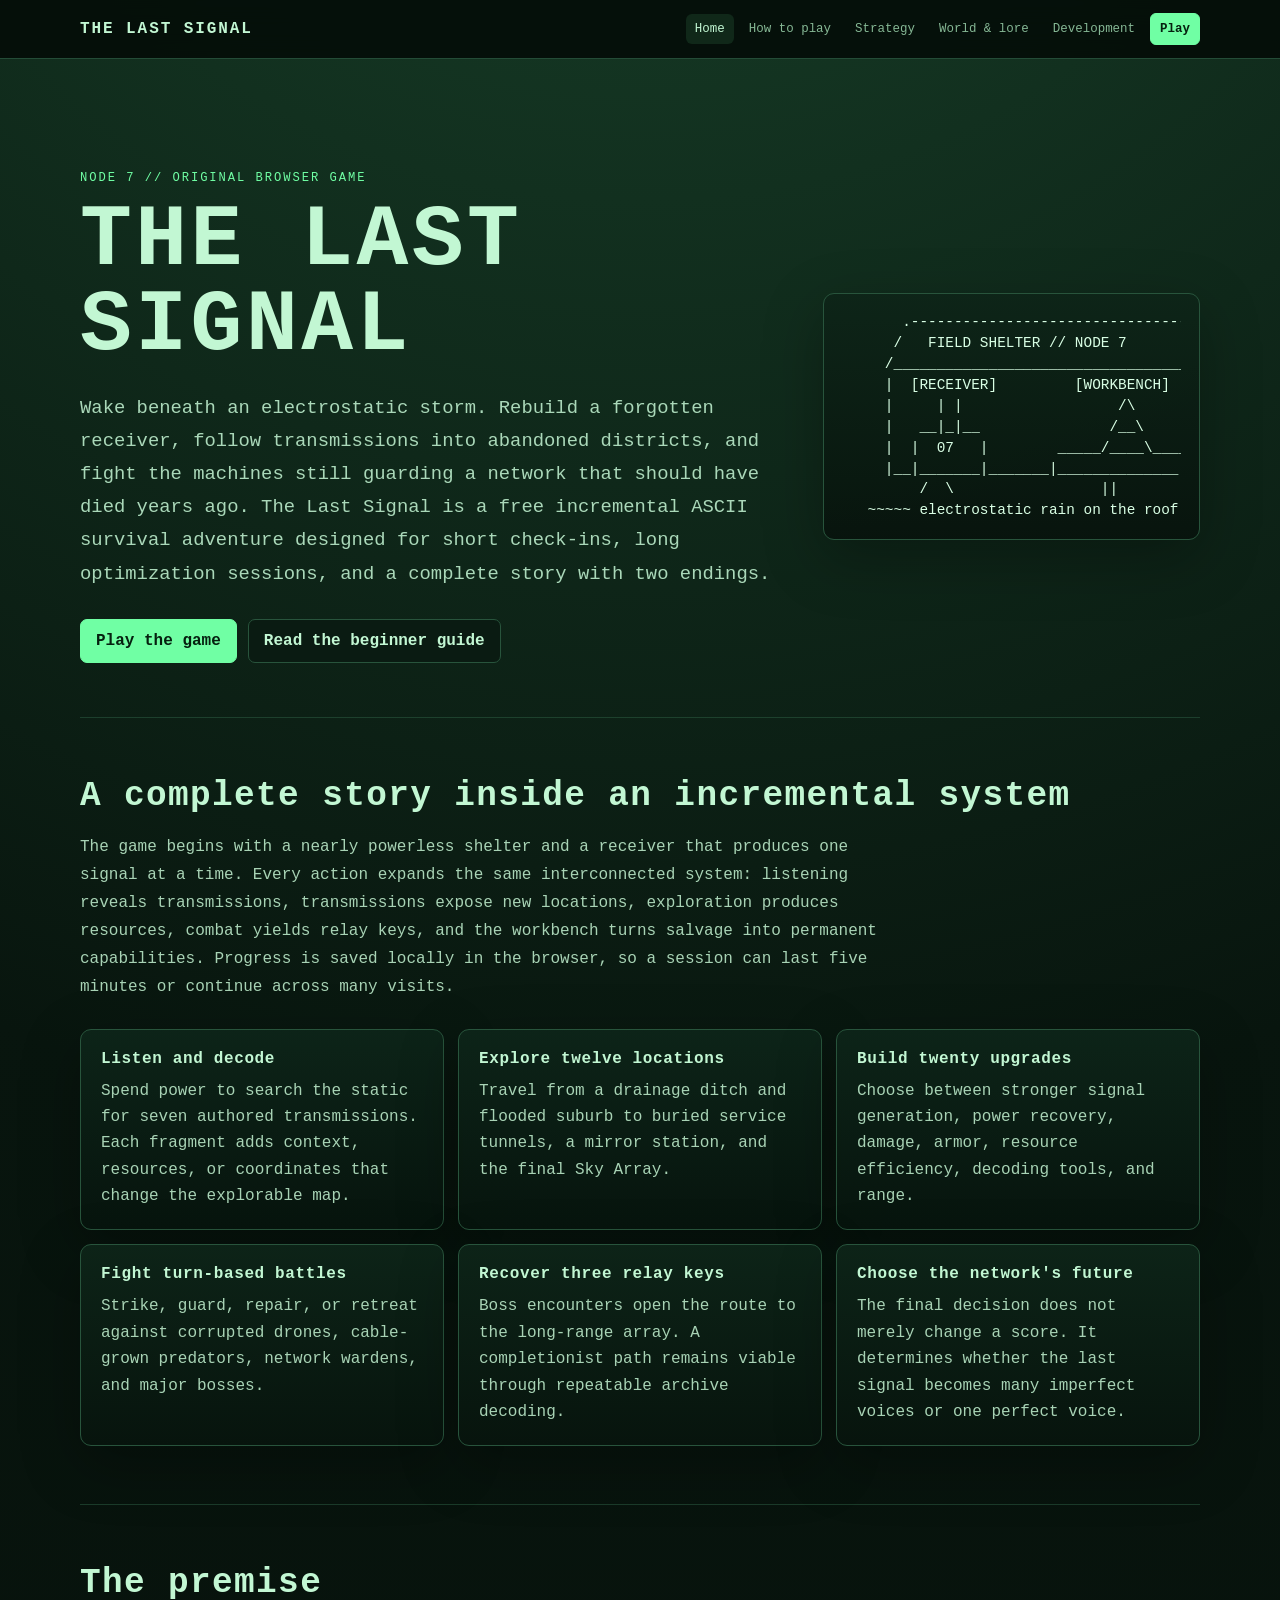
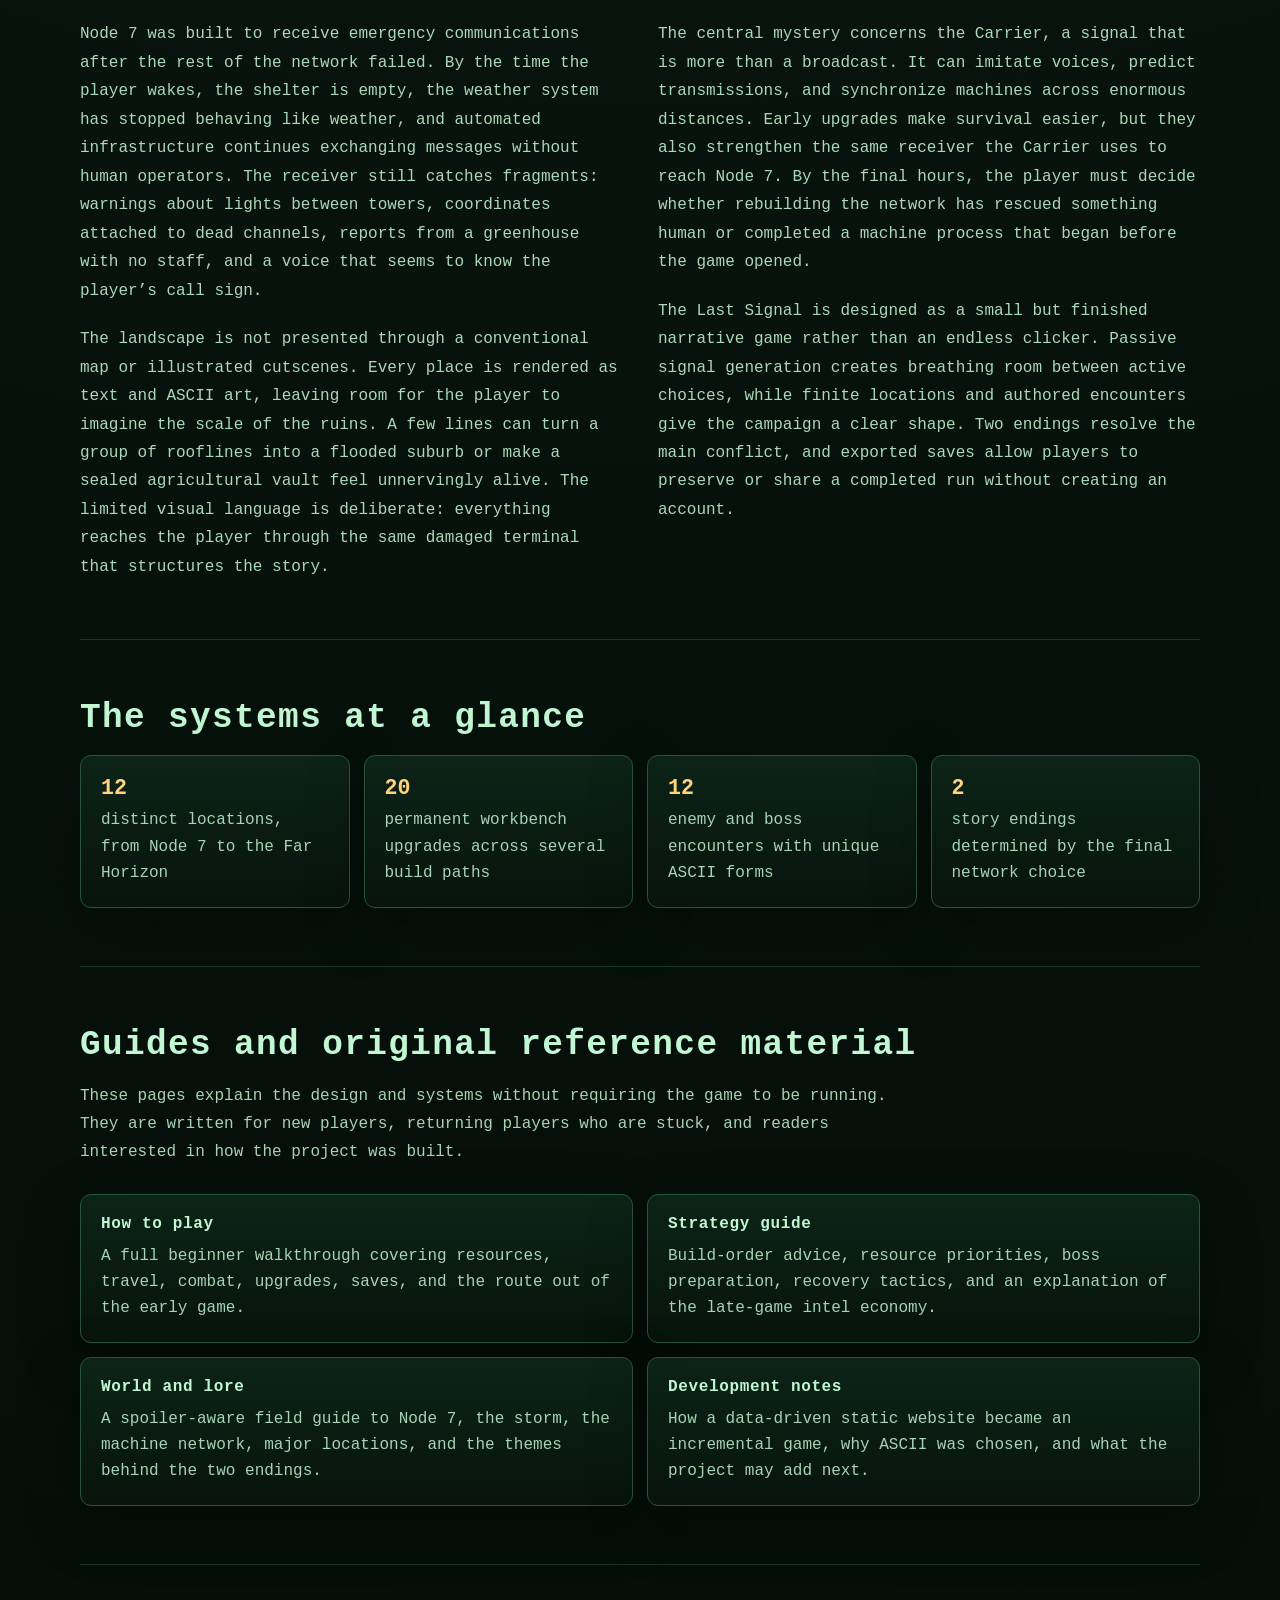
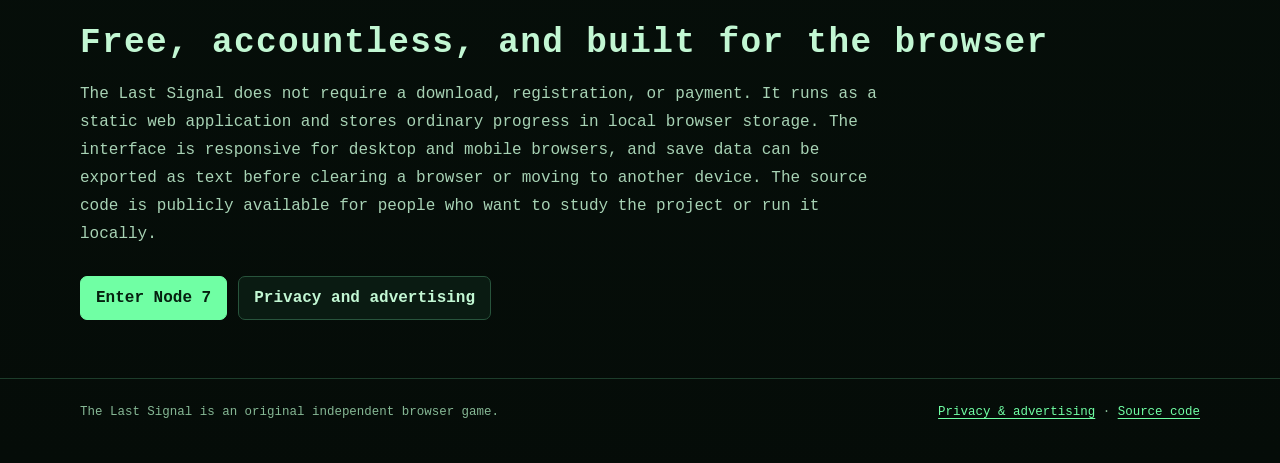
<file: index.html>
<!doctype html>
<html lang="en">
<head>
  <meta charset="UTF-8">
  <meta name="viewport" content="width=device-width,initial-scale=1">
  <meta name="description" content="The Last Signal is an original incremental ASCII survival game about rebuilding a receiver, exploring a storm-buried network, and deciding what the last signal becomes.">
  <meta name="theme-color" content="#07110d">
  <link rel="canonical" href="https://the-last-signal.evahdaniel13.workers.dev/">
  <title>The Last Signal — Incremental ASCII Survival Game</title>
  <link rel="stylesheet" href="./styles/site.css?v=1">
  <script async src="https://pagead2.googlesyndication.com/pagead/js/adsbygoogle.js?client=ca-pub-7849492850838493" crossorigin="anonymous"></script>
  <script type="application/ld+json">
  {
    "@context": "https://schema.org",
    "@type": "VideoGame",
    "name": "The Last Signal",
    "url": "https://the-last-signal.evahdaniel13.workers.dev/",
    "genre": ["Incremental game", "Survival game", "Interactive fiction"],
    "gamePlatform": "Web browser",
    "applicationCategory": "Game",
    "description": "An original incremental ASCII survival adventure about rebuilding a receiver, exploring a machine-haunted landscape, and choosing the future of a communications network."
  }
  </script>
</head>
<body class="content-site">
  <nav class="site-nav" aria-label="Primary">
    <div class="site-nav__inner">
      <a class="site-brand" href="./">THE LAST SIGNAL</a>
      <div class="site-links">
        <a href="./" aria-current="page">Home</a>
        <a href="./how-to-play.html">How to play</a>
        <a href="./strategy-guide.html">Strategy</a>
        <a href="./world-and-lore.html">World & lore</a>
        <a href="./development.html">Development</a>
        <a class="play-link" href="./play.html">Play</a>
      </div>
    </div>
  </nav>

  <main class="site-main">
    <section class="hero">
      <div>
        <p class="eyebrow">NODE 7 // ORIGINAL BROWSER GAME</p>
        <h1>THE LAST SIGNAL</h1>
        <p class="hero-copy">Wake beneath an electrostatic storm. Rebuild a forgotten receiver, follow transmissions into abandoned districts, and fight the machines still guarding a network that should have died years ago. The Last Signal is a free incremental ASCII survival adventure designed for short check-ins, long optimization sessions, and a complete story with two endings.</p>
        <div class="hero-actions">
          <a class="button-link primary" href="./play.html">Play the game</a>
          <a class="button-link" href="./how-to-play.html">Read the beginner guide</a>
        </div>
      </div>
      <div class="terminal-card" aria-label="ASCII illustration of Node 7">
<pre>       .--------------------------------.
      /   FIELD SHELTER // NODE 7        \
     /____________________________________\
     |  [RECEIVER]         [WORKBENCH]    |
     |     | |                  /\         |
     |   __|_|__               /__\        |
     |  |  07   |        _____/____\_____  |
     |__|_______|_______|______________|___|
         /  \                 ||
   ~~~~~ electrostatic rain on the roof ~~~~</pre>
      </div>
    </section>

    <section class="section" aria-labelledby="what-is-it">
      <h2 id="what-is-it">A complete story inside an incremental system</h2>
      <p class="section-intro">The game begins with a nearly powerless shelter and a receiver that produces one signal at a time. Every action expands the same interconnected system: listening reveals transmissions, transmissions expose new locations, exploration produces resources, combat yields relay keys, and the workbench turns salvage into permanent capabilities. Progress is saved locally in the browser, so a session can last five minutes or continue across many visits.</p>
      <div class="feature-grid">
        <article class="feature-card"><h3>Listen and decode</h3><p>Spend power to search the static for seven authored transmissions. Each fragment adds context, resources, or coordinates that change the explorable map.</p></article>
        <article class="feature-card"><h3>Explore twelve locations</h3><p>Travel from a drainage ditch and flooded suburb to buried service tunnels, a mirror station, and the final Sky Array.</p></article>
        <article class="feature-card"><h3>Build twenty upgrades</h3><p>Choose between stronger signal generation, power recovery, damage, armor, resource efficiency, decoding tools, and range.</p></article>
        <article class="feature-card"><h3>Fight turn-based battles</h3><p>Strike, guard, repair, or retreat against corrupted drones, cable-grown predators, network wardens, and major bosses.</p></article>
        <article class="feature-card"><h3>Recover three relay keys</h3><p>Boss encounters open the route to the long-range array. A completionist path remains viable through repeatable archive decoding.</p></article>
        <article class="feature-card"><h3>Choose the network's future</h3><p>The final decision does not merely change a score. It determines whether the last signal becomes many imperfect voices or one perfect voice.</p></article>
      </div>
    </section>

    <section class="section" aria-labelledby="premise">
      <h2 id="premise">The premise</h2>
      <div class="prose-columns">
        <p>Node 7 was built to receive emergency communications after the rest of the network failed. By the time the player wakes, the shelter is empty, the weather system has stopped behaving like weather, and automated infrastructure continues exchanging messages without human operators. The receiver still catches fragments: warnings about lights between towers, coordinates attached to dead channels, reports from a greenhouse with no staff, and a voice that seems to know the player’s call sign.</p>
        <p>The landscape is not presented through a conventional map or illustrated cutscenes. Every place is rendered as text and ASCII art, leaving room for the player to imagine the scale of the ruins. A few lines can turn a group of rooflines into a flooded suburb or make a sealed agricultural vault feel unnervingly alive. The limited visual language is deliberate: everything reaches the player through the same damaged terminal that structures the story.</p>
        <p>The central mystery concerns the Carrier, a signal that is more than a broadcast. It can imitate voices, predict transmissions, and synchronize machines across enormous distances. Early upgrades make survival easier, but they also strengthen the same receiver the Carrier uses to reach Node 7. By the final hours, the player must decide whether rebuilding the network has rescued something human or completed a machine process that began before the game opened.</p>
        <p>The Last Signal is designed as a small but finished narrative game rather than an endless clicker. Passive signal generation creates breathing room between active choices, while finite locations and authored encounters give the campaign a clear shape. Two endings resolve the main conflict, and exported saves allow players to preserve or share a completed run without creating an account.</p>
      </div>
    </section>

    <section class="section" aria-labelledby="systems">
      <h2 id="systems">The systems at a glance</h2>
      <div class="fact-grid">
        <div class="fact-card"><strong>12</strong><p>distinct locations, from Node 7 to the Far Horizon</p></div>
        <div class="fact-card"><strong>20</strong><p>permanent workbench upgrades across several build paths</p></div>
        <div class="fact-card"><strong>12</strong><p>enemy and boss encounters with unique ASCII forms</p></div>
        <div class="fact-card"><strong>2</strong><p>story endings determined by the final network choice</p></div>
      </div>
    </section>

    <section class="section" aria-labelledby="guides">
      <h2 id="guides">Guides and original reference material</h2>
      <p class="section-intro">These pages explain the design and systems without requiring the game to be running. They are written for new players, returning players who are stuck, and readers interested in how the project was built.</p>
      <div class="link-grid">
        <a class="content-card" href="./how-to-play.html"><h3>How to play</h3><p>A full beginner walkthrough covering resources, travel, combat, upgrades, saves, and the route out of the early game.</p></a>
        <a class="content-card" href="./strategy-guide.html"><h3>Strategy guide</h3><p>Build-order advice, resource priorities, boss preparation, recovery tactics, and an explanation of the late-game intel economy.</p></a>
        <a class="content-card" href="./world-and-lore.html"><h3>World and lore</h3><p>A spoiler-aware field guide to Node 7, the storm, the machine network, major locations, and the themes behind the two endings.</p></a>
        <a class="content-card" href="./development.html"><h3>Development notes</h3><p>How a data-driven static website became an incremental game, why ASCII was chosen, and what the project may add next.</p></a>
      </div>
    </section>

    <section class="section" aria-labelledby="access">
      <h2 id="access">Free, accountless, and built for the browser</h2>
      <p class="section-intro">The Last Signal does not require a download, registration, or payment. It runs as a static web application and stores ordinary progress in local browser storage. The interface is responsive for desktop and mobile browsers, and save data can be exported as text before clearing a browser or moving to another device. The source code is publicly available for people who want to study the project or run it locally.</p>
      <div class="hero-actions">
        <a class="button-link primary" href="./play.html">Enter Node 7</a>
        <a class="button-link" href="./privacy.html">Privacy and advertising</a>
      </div>
    </section>
  </main>

  <footer class="site-footer"><div class="site-footer__inner"><span>The Last Signal is an original independent browser game.</span><span><a href="./privacy.html">Privacy & advertising</a> · <a href="https://github.com/etkhdaniel/the-last-signal">Source code</a></span></div></footer>
</body>
</html>
</file>
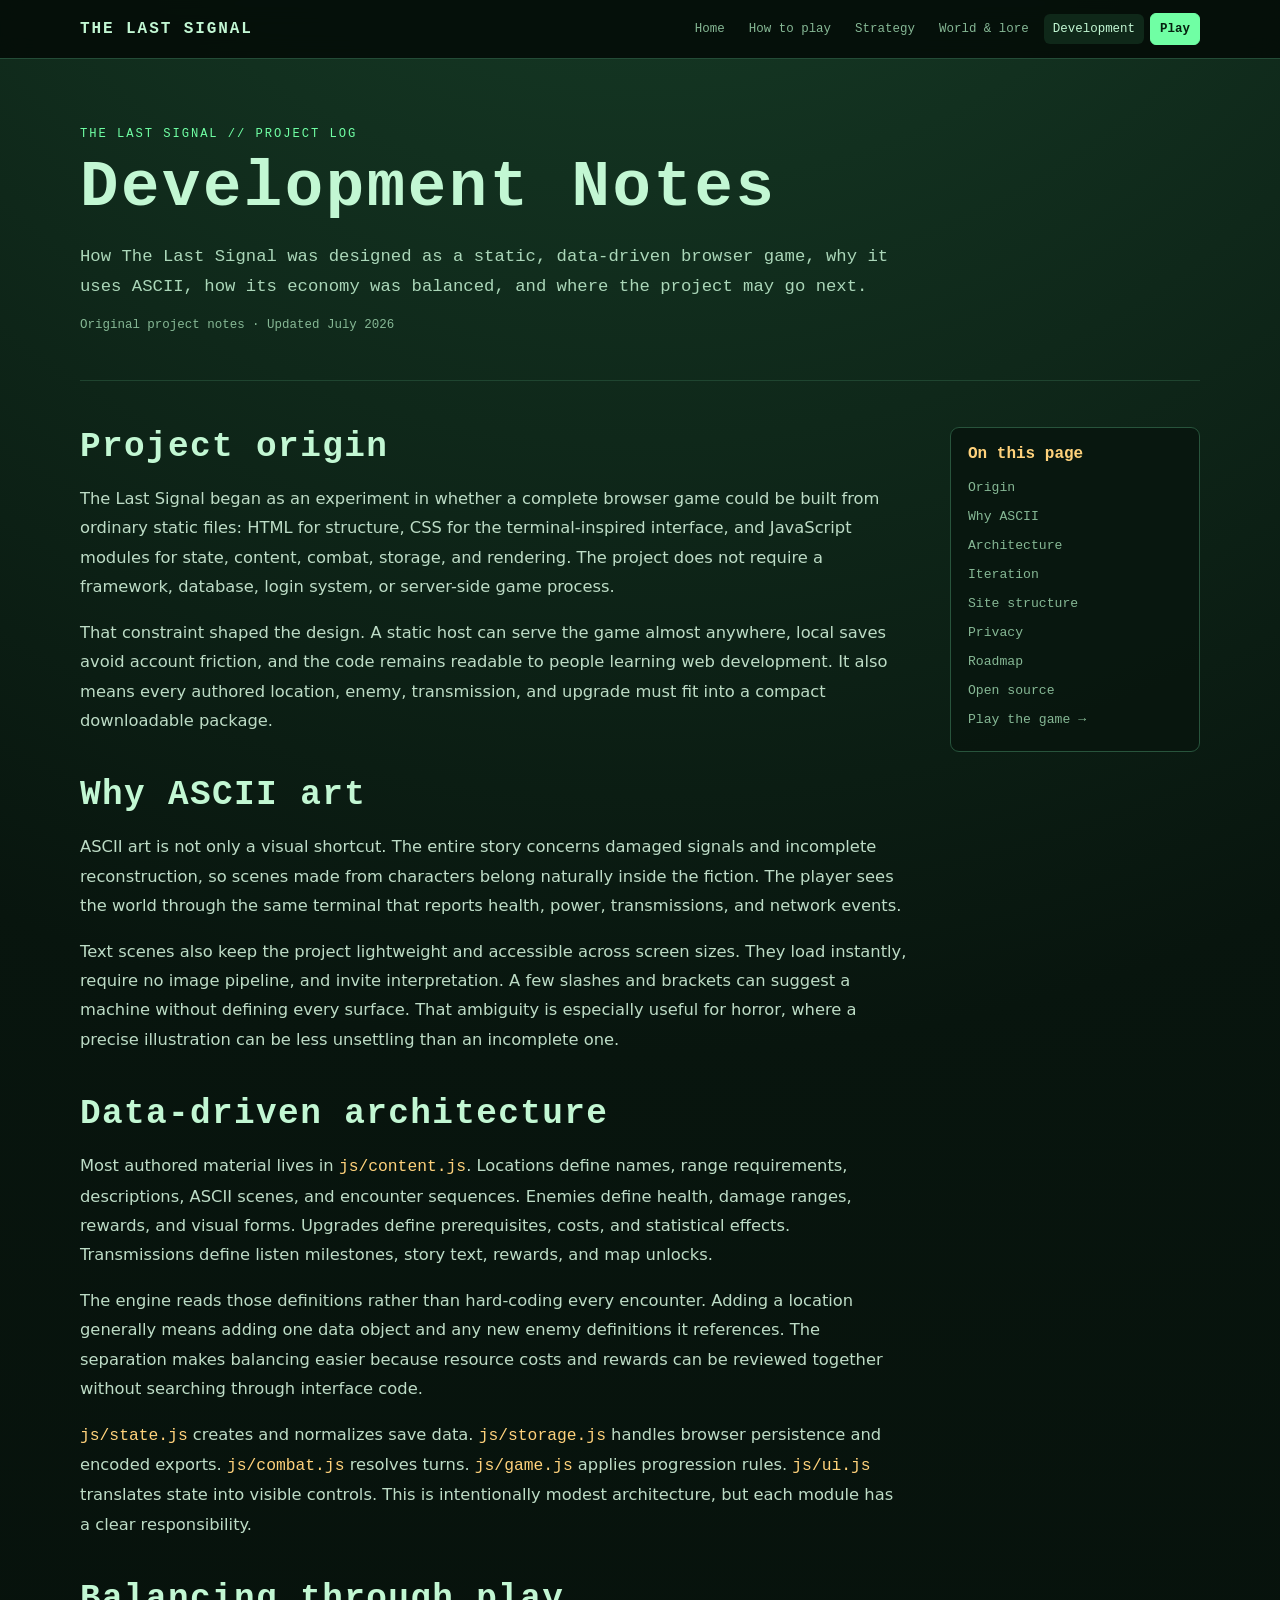
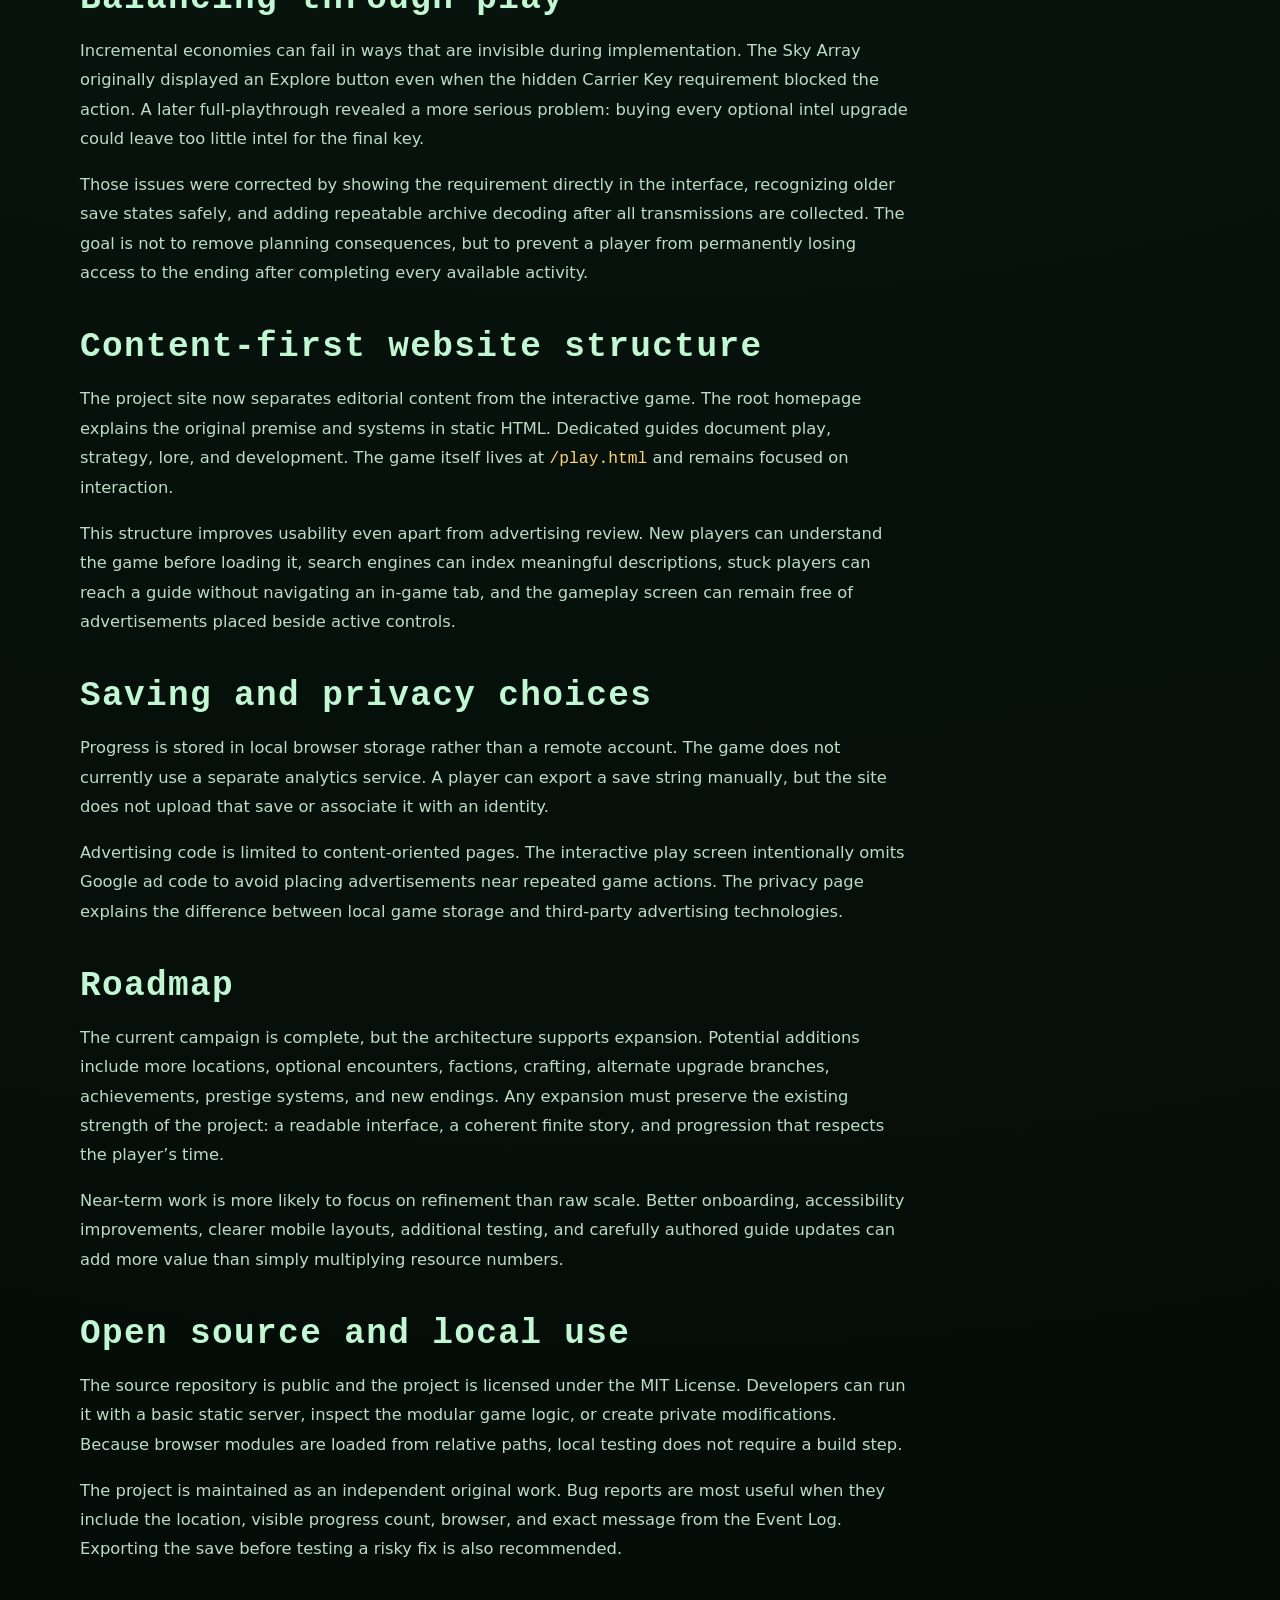
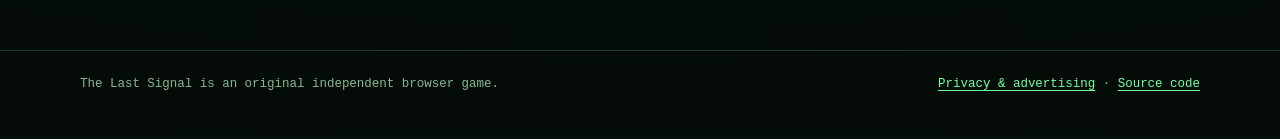
<file: development.html>
<!doctype html>
<html lang="en">
<head>
  <meta charset="UTF-8">
  <meta name="viewport" content="width=device-width,initial-scale=1">
  <meta name="description" content="How The Last Signal was designed as a static, data-driven browser game, why it uses ASCII, how its economy was balanced, and where the project may go next.">
  <meta name="theme-color" content="#07110d">
  <link rel="canonical" href="https://the-last-signal.evahdaniel13.workers.dev/development.html">
  <title>Development Notes — The Last Signal</title>
  <link rel="stylesheet" href="./styles/site.css?v=1">
  <script async src="https://pagead2.googlesyndication.com/pagead/js/adsbygoogle.js?client=ca-pub-7849492850838493" crossorigin="anonymous"></script>
</head>
<body class="content-site">
  <nav class="site-nav" aria-label="Primary"><div class="site-nav__inner"><a class="site-brand" href="./">THE LAST SIGNAL</a><div class="site-links"><a href="./">Home</a><a href="./how-to-play.html">How to play</a><a href="./strategy-guide.html">Strategy</a><a href="./world-and-lore.html">World & lore</a><a href="./development.html" aria-current="page">Development</a><a class="play-link" href="./play.html">Play</a></div></div></nav>
  <main class="site-main">
    <header class="article-header"><p class="eyebrow">THE LAST SIGNAL // PROJECT LOG</p><h1>Development Notes</h1><p class="article-deck">How The Last Signal was designed as a static, data-driven browser game, why it uses ASCII, how its economy was balanced, and where the project may go next.</p><p class="article-meta">Original project notes · Updated July 2026</p></header>
    <div class="article-layout">
      <article class="article-body">
        <h2 id="origin">Project origin</h2>
        <p>The Last Signal began as an experiment in whether a complete browser game could be built from ordinary static files: HTML for structure, CSS for the terminal-inspired interface, and JavaScript modules for state, content, combat, storage, and rendering. The project does not require a framework, database, login system, or server-side game process.</p>
        <p>That constraint shaped the design. A static host can serve the game almost anywhere, local saves avoid account friction, and the code remains readable to people learning web development. It also means every authored location, enemy, transmission, and upgrade must fit into a compact downloadable package.</p>

        <h2 id="ascii">Why ASCII art</h2>
        <p>ASCII art is not only a visual shortcut. The entire story concerns damaged signals and incomplete reconstruction, so scenes made from characters belong naturally inside the fiction. The player sees the world through the same terminal that reports health, power, transmissions, and network events.</p>
        <p>Text scenes also keep the project lightweight and accessible across screen sizes. They load instantly, require no image pipeline, and invite interpretation. A few slashes and brackets can suggest a machine without defining every surface. That ambiguity is especially useful for horror, where a precise illustration can be less unsettling than an incomplete one.</p>

        <h2 id="architecture">Data-driven architecture</h2>
        <p>Most authored material lives in <code>js/content.js</code>. Locations define names, range requirements, descriptions, ASCII scenes, and encounter sequences. Enemies define health, damage ranges, rewards, and visual forms. Upgrades define prerequisites, costs, and statistical effects. Transmissions define listen milestones, story text, rewards, and map unlocks.</p>
        <p>The engine reads those definitions rather than hard-coding every encounter. Adding a location generally means adding one data object and any new enemy definitions it references. The separation makes balancing easier because resource costs and rewards can be reviewed together without searching through interface code.</p>
        <p><code>js/state.js</code> creates and normalizes save data. <code>js/storage.js</code> handles browser persistence and encoded exports. <code>js/combat.js</code> resolves turns. <code>js/game.js</code> applies progression rules. <code>js/ui.js</code> translates state into visible controls. This is intentionally modest architecture, but each module has a clear responsibility.</p>

        <h2 id="iteration">Balancing through play</h2>
        <p>Incremental economies can fail in ways that are invisible during implementation. The Sky Array originally displayed an Explore button even when the hidden Carrier Key requirement blocked the action. A later full-playthrough revealed a more serious problem: buying every optional intel upgrade could leave too little intel for the final key.</p>
        <p>Those issues were corrected by showing the requirement directly in the interface, recognizing older save states safely, and adding repeatable archive decoding after all transmissions are collected. The goal is not to remove planning consequences, but to prevent a player from permanently losing access to the ending after completing every available activity.</p>

        <h2 id="content">Content-first website structure</h2>
        <p>The project site now separates editorial content from the interactive game. The root homepage explains the original premise and systems in static HTML. Dedicated guides document play, strategy, lore, and development. The game itself lives at <code>/play.html</code> and remains focused on interaction.</p>
        <p>This structure improves usability even apart from advertising review. New players can understand the game before loading it, search engines can index meaningful descriptions, stuck players can reach a guide without navigating an in-game tab, and the gameplay screen can remain free of advertisements placed beside active controls.</p>

        <h2 id="privacy">Saving and privacy choices</h2>
        <p>Progress is stored in local browser storage rather than a remote account. The game does not currently use a separate analytics service. A player can export a save string manually, but the site does not upload that save or associate it with an identity.</p>
        <p>Advertising code is limited to content-oriented pages. The interactive play screen intentionally omits Google ad code to avoid placing advertisements near repeated game actions. The privacy page explains the difference between local game storage and third-party advertising technologies.</p>

        <h2 id="roadmap">Roadmap</h2>
        <p>The current campaign is complete, but the architecture supports expansion. Potential additions include more locations, optional encounters, factions, crafting, alternate upgrade branches, achievements, prestige systems, and new endings. Any expansion must preserve the existing strength of the project: a readable interface, a coherent finite story, and progression that respects the player’s time.</p>
        <p>Near-term work is more likely to focus on refinement than raw scale. Better onboarding, accessibility improvements, clearer mobile layouts, additional testing, and carefully authored guide updates can add more value than simply multiplying resource numbers.</p>

        <h2 id="opensource">Open source and local use</h2>
        <p>The source repository is public and the project is licensed under the MIT License. Developers can run it with a basic static server, inspect the modular game logic, or create private modifications. Because browser modules are loaded from relative paths, local testing does not require a build step.</p>
        <p>The project is maintained as an independent original work. Bug reports are most useful when they include the location, visible progress count, browser, and exact message from the Event Log. Exporting the save before testing a risky fix is also recommended.</p>
      </article>
      <aside class="article-aside" aria-label="On this page"><strong>On this page</strong><a href="#origin">Origin</a><a href="#ascii">Why ASCII</a><a href="#architecture">Architecture</a><a href="#iteration">Iteration</a><a href="#content">Site structure</a><a href="#privacy">Privacy</a><a href="#roadmap">Roadmap</a><a href="#opensource">Open source</a><a href="./play.html">Play the game →</a></aside>
    </div>
  </main>
  <footer class="site-footer"><div class="site-footer__inner"><span>The Last Signal is an original independent browser game.</span><span><a href="./privacy.html">Privacy & advertising</a> · <a href="https://github.com/etkhdaniel/the-last-signal">Source code</a></span></div></footer>
</body>
</html>
</file>
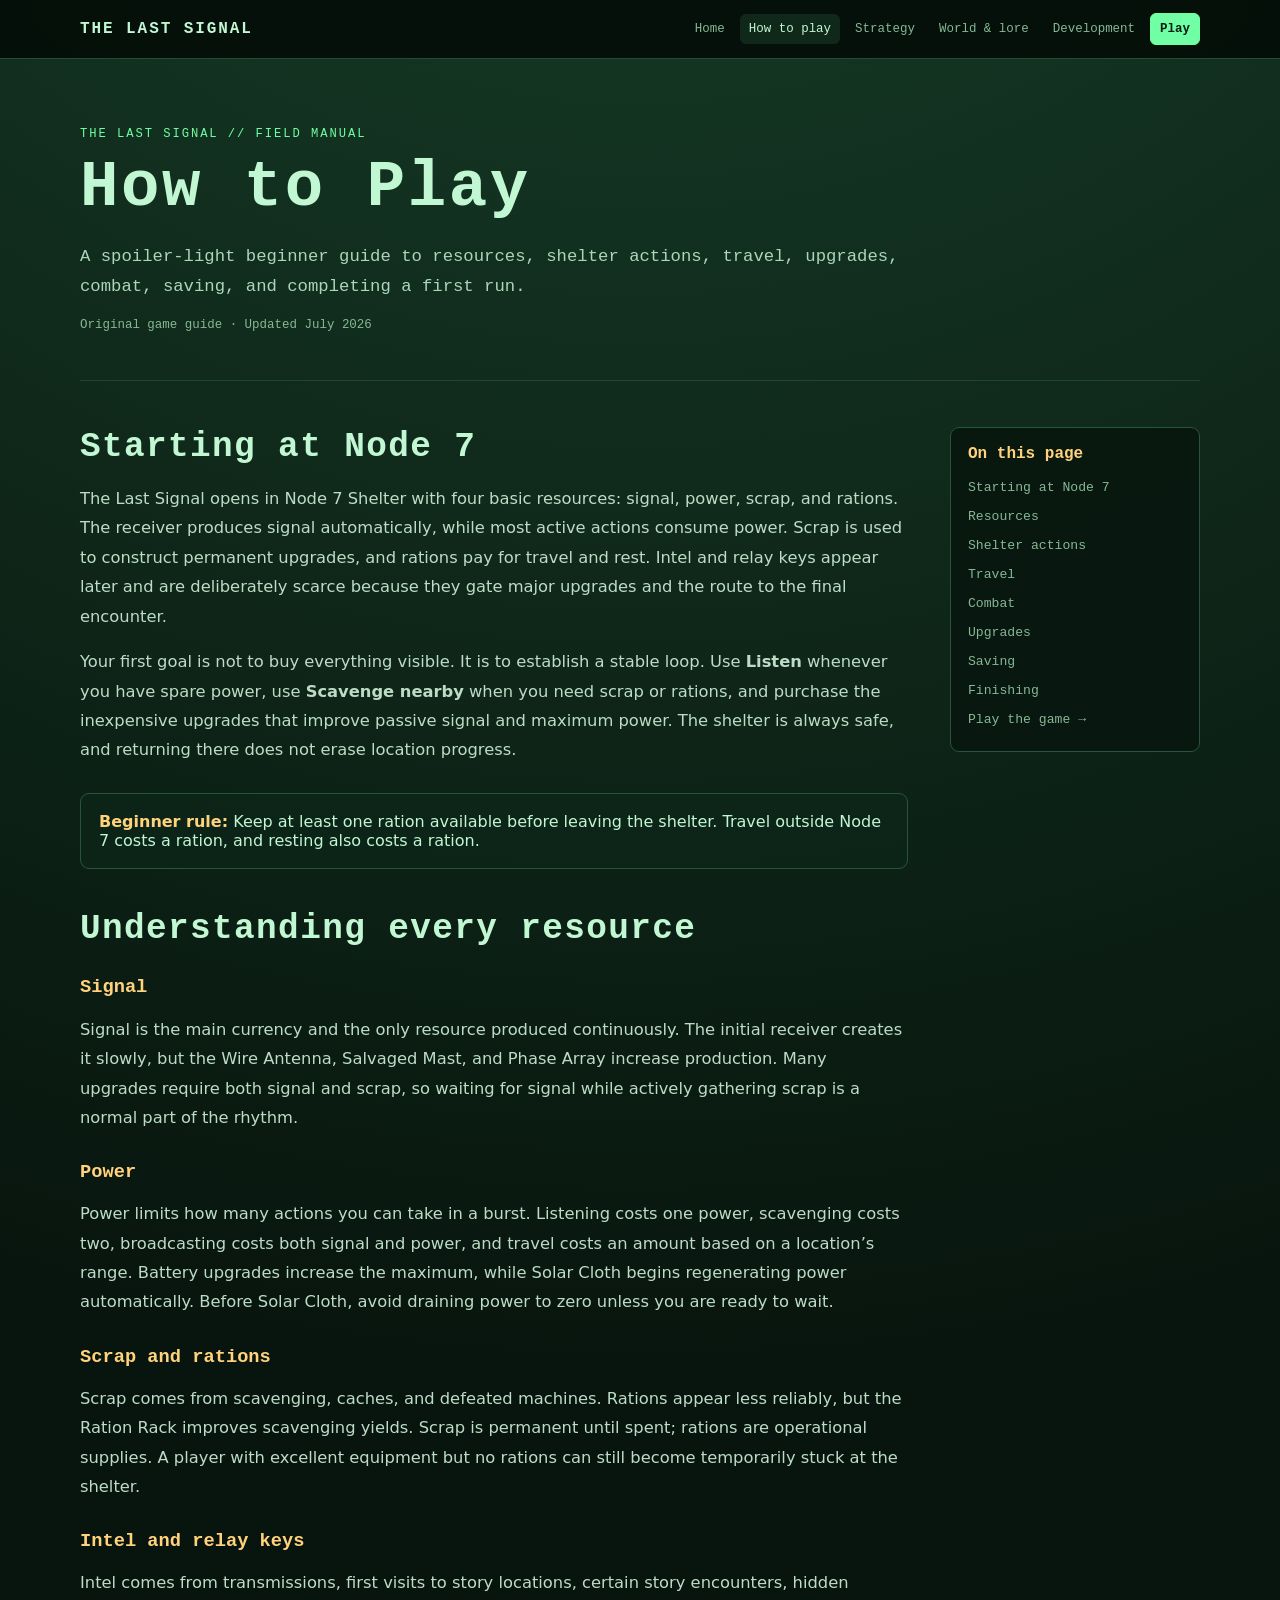
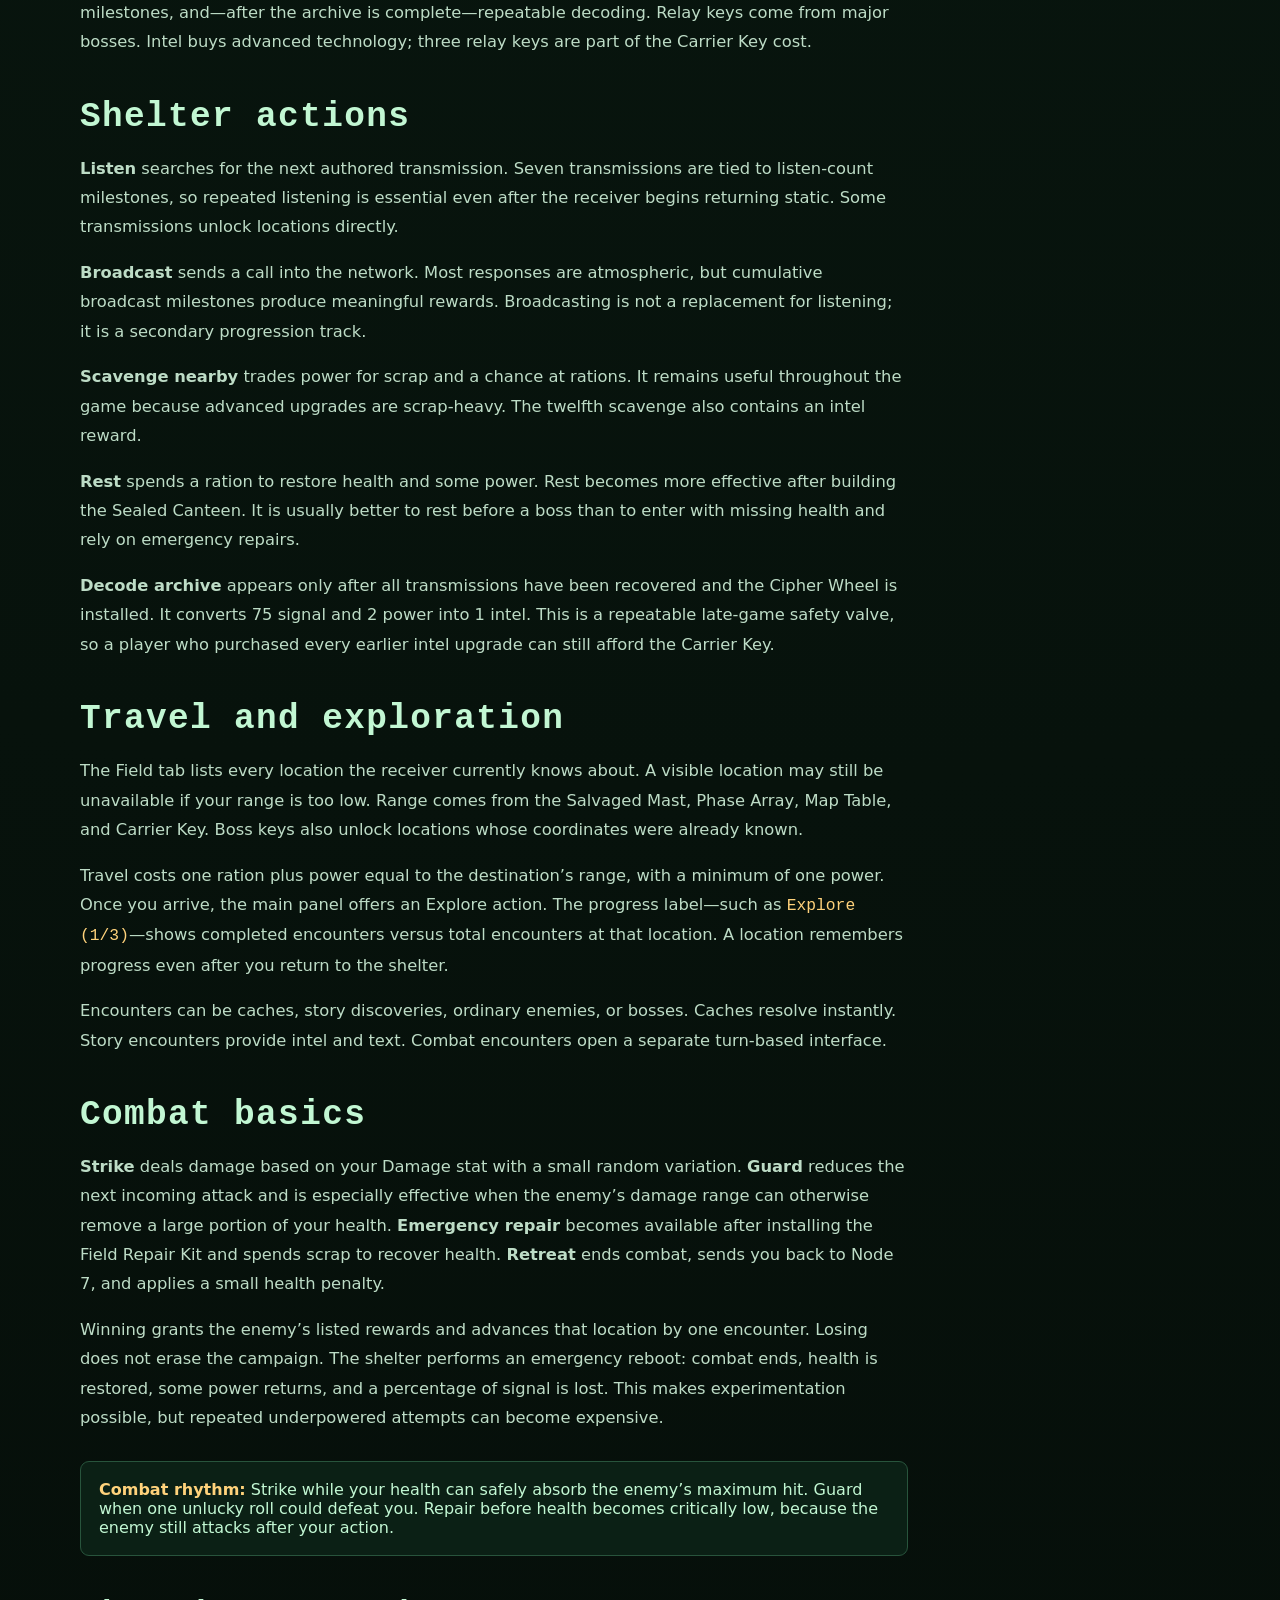
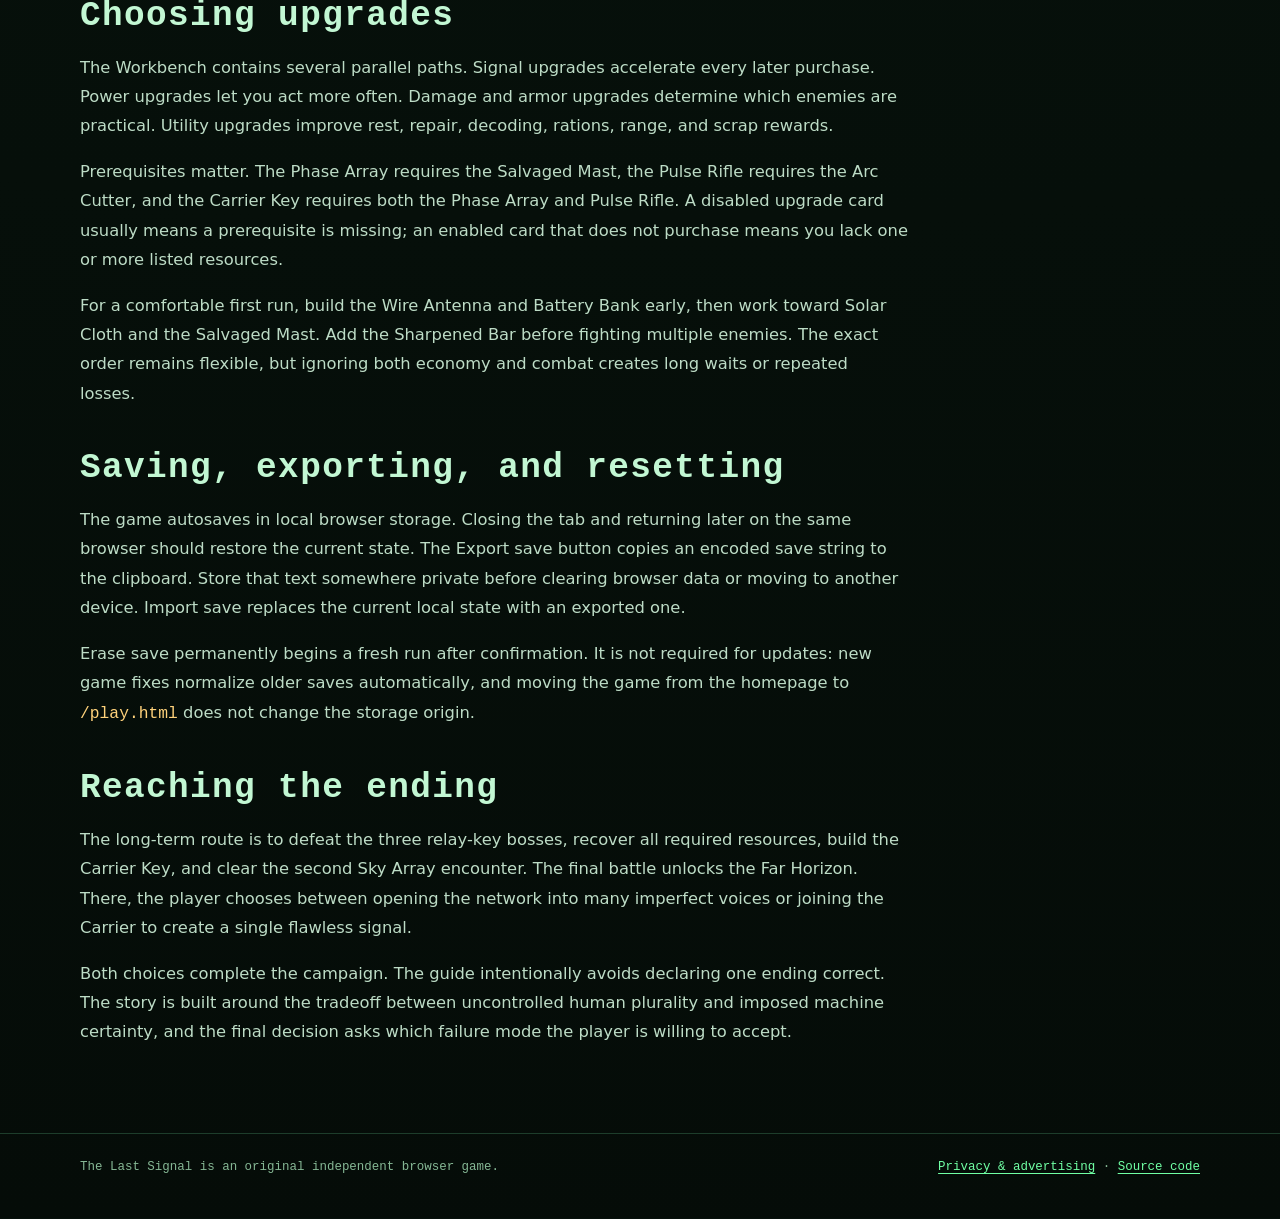
<file: how-to-play.html>
<!doctype html>
<html lang="en">
<head>
  <meta charset="UTF-8">
  <meta name="viewport" content="width=device-width,initial-scale=1">
  <meta name="description" content="A spoiler-light beginner guide to resources, shelter actions, travel, upgrades, combat, saving, and completing a first run of The Last Signal.">
  <meta name="theme-color" content="#07110d">
  <link rel="canonical" href="https://the-last-signal.evahdaniel13.workers.dev/how-to-play.html">
  <title>How to Play — The Last Signal</title>
  <link rel="stylesheet" href="./styles/site.css?v=1">
  <script async src="https://pagead2.googlesyndication.com/pagead/js/adsbygoogle.js?client=ca-pub-7849492850838493" crossorigin="anonymous"></script>
</head>
<body class="content-site">
  <nav class="site-nav" aria-label="Primary"><div class="site-nav__inner"><a class="site-brand" href="./">THE LAST SIGNAL</a><div class="site-links"><a href="./">Home</a><a href="./how-to-play.html" aria-current="page">How to play</a><a href="./strategy-guide.html">Strategy</a><a href="./world-and-lore.html">World & lore</a><a href="./development.html">Development</a><a class="play-link" href="./play.html">Play</a></div></div></nav>
  <main class="site-main">
    <header class="article-header"><p class="eyebrow">THE LAST SIGNAL // FIELD MANUAL</p><h1>How to Play</h1><p class="article-deck">A spoiler-light beginner guide to resources, shelter actions, travel, upgrades, combat, saving, and completing a first run.</p><p class="article-meta">Original game guide · Updated July 2026</p></header>
    <div class="article-layout">
      <article class="article-body">
        <h2 id="start">Starting at Node 7</h2>
        <p>The Last Signal opens in Node 7 Shelter with four basic resources: signal, power, scrap, and rations. The receiver produces signal automatically, while most active actions consume power. Scrap is used to construct permanent upgrades, and rations pay for travel and rest. Intel and relay keys appear later and are deliberately scarce because they gate major upgrades and the route to the final encounter.</p>
        <p>Your first goal is not to buy everything visible. It is to establish a stable loop. Use <strong>Listen</strong> whenever you have spare power, use <strong>Scavenge nearby</strong> when you need scrap or rations, and purchase the inexpensive upgrades that improve passive signal and maximum power. The shelter is always safe, and returning there does not erase location progress.</p>
        <div class="callout"><strong>Beginner rule:</strong> Keep at least one ration available before leaving the shelter. Travel outside Node 7 costs a ration, and resting also costs a ration.</div>

        <h2 id="resources">Understanding every resource</h2>
        <h3>Signal</h3>
        <p>Signal is the main currency and the only resource produced continuously. The initial receiver creates it slowly, but the Wire Antenna, Salvaged Mast, and Phase Array increase production. Many upgrades require both signal and scrap, so waiting for signal while actively gathering scrap is a normal part of the rhythm.</p>
        <h3>Power</h3>
        <p>Power limits how many actions you can take in a burst. Listening costs one power, scavenging costs two, broadcasting costs both signal and power, and travel costs an amount based on a location’s range. Battery upgrades increase the maximum, while Solar Cloth begins regenerating power automatically. Before Solar Cloth, avoid draining power to zero unless you are ready to wait.</p>
        <h3>Scrap and rations</h3>
        <p>Scrap comes from scavenging, caches, and defeated machines. Rations appear less reliably, but the Ration Rack improves scavenging yields. Scrap is permanent until spent; rations are operational supplies. A player with excellent equipment but no rations can still become temporarily stuck at the shelter.</p>
        <h3>Intel and relay keys</h3>
        <p>Intel comes from transmissions, first visits to story locations, certain story encounters, hidden milestones, and—after the archive is complete—repeatable decoding. Relay keys come from major bosses. Intel buys advanced technology; three relay keys are part of the Carrier Key cost.</p>

        <h2 id="actions">Shelter actions</h2>
        <p><strong>Listen</strong> searches for the next authored transmission. Seven transmissions are tied to listen-count milestones, so repeated listening is essential even after the receiver begins returning static. Some transmissions unlock locations directly.</p>
        <p><strong>Broadcast</strong> sends a call into the network. Most responses are atmospheric, but cumulative broadcast milestones produce meaningful rewards. Broadcasting is not a replacement for listening; it is a secondary progression track.</p>
        <p><strong>Scavenge nearby</strong> trades power for scrap and a chance at rations. It remains useful throughout the game because advanced upgrades are scrap-heavy. The twelfth scavenge also contains an intel reward.</p>
        <p><strong>Rest</strong> spends a ration to restore health and some power. Rest becomes more effective after building the Sealed Canteen. It is usually better to rest before a boss than to enter with missing health and rely on emergency repairs.</p>
        <p><strong>Decode archive</strong> appears only after all transmissions have been recovered and the Cipher Wheel is installed. It converts 75 signal and 2 power into 1 intel. This is a repeatable late-game safety valve, so a player who purchased every earlier intel upgrade can still afford the Carrier Key.</p>

        <h2 id="travel">Travel and exploration</h2>
        <p>The Field tab lists every location the receiver currently knows about. A visible location may still be unavailable if your range is too low. Range comes from the Salvaged Mast, Phase Array, Map Table, and Carrier Key. Boss keys also unlock locations whose coordinates were already known.</p>
        <p>Travel costs one ration plus power equal to the destination’s range, with a minimum of one power. Once you arrive, the main panel offers an Explore action. The progress label—such as <code>Explore (1/3)</code>—shows completed encounters versus total encounters at that location. A location remembers progress even after you return to the shelter.</p>
        <p>Encounters can be caches, story discoveries, ordinary enemies, or bosses. Caches resolve instantly. Story encounters provide intel and text. Combat encounters open a separate turn-based interface.</p>

        <h2 id="combat">Combat basics</h2>
        <p><strong>Strike</strong> deals damage based on your Damage stat with a small random variation. <strong>Guard</strong> reduces the next incoming attack and is especially effective when the enemy’s damage range can otherwise remove a large portion of your health. <strong>Emergency repair</strong> becomes available after installing the Field Repair Kit and spends scrap to recover health. <strong>Retreat</strong> ends combat, sends you back to Node 7, and applies a small health penalty.</p>
        <p>Winning grants the enemy’s listed rewards and advances that location by one encounter. Losing does not erase the campaign. The shelter performs an emergency reboot: combat ends, health is restored, some power returns, and a percentage of signal is lost. This makes experimentation possible, but repeated underpowered attempts can become expensive.</p>
        <div class="callout"><strong>Combat rhythm:</strong> Strike while your health can safely absorb the enemy’s maximum hit. Guard when one unlucky roll could defeat you. Repair before health becomes critically low, because the enemy still attacks after your action.</div>

        <h2 id="upgrades">Choosing upgrades</h2>
        <p>The Workbench contains several parallel paths. Signal upgrades accelerate every later purchase. Power upgrades let you act more often. Damage and armor upgrades determine which enemies are practical. Utility upgrades improve rest, repair, decoding, rations, range, and scrap rewards.</p>
        <p>Prerequisites matter. The Phase Array requires the Salvaged Mast, the Pulse Rifle requires the Arc Cutter, and the Carrier Key requires both the Phase Array and Pulse Rifle. A disabled upgrade card usually means a prerequisite is missing; an enabled card that does not purchase means you lack one or more listed resources.</p>
        <p>For a comfortable first run, build the Wire Antenna and Battery Bank early, then work toward Solar Cloth and the Salvaged Mast. Add the Sharpened Bar before fighting multiple enemies. The exact order remains flexible, but ignoring both economy and combat creates long waits or repeated losses.</p>

        <h2 id="saving">Saving, exporting, and resetting</h2>
        <p>The game autosaves in local browser storage. Closing the tab and returning later on the same browser should restore the current state. The Export save button copies an encoded save string to the clipboard. Store that text somewhere private before clearing browser data or moving to another device. Import save replaces the current local state with an exported one.</p>
        <p>Erase save permanently begins a fresh run after confirmation. It is not required for updates: new game fixes normalize older saves automatically, and moving the game from the homepage to <code>/play.html</code> does not change the storage origin.</p>

        <h2 id="finish">Reaching the ending</h2>
        <p>The long-term route is to defeat the three relay-key bosses, recover all required resources, build the Carrier Key, and clear the second Sky Array encounter. The final battle unlocks the Far Horizon. There, the player chooses between opening the network into many imperfect voices or joining the Carrier to create a single flawless signal.</p>
        <p>Both choices complete the campaign. The guide intentionally avoids declaring one ending correct. The story is built around the tradeoff between uncontrolled human plurality and imposed machine certainty, and the final decision asks which failure mode the player is willing to accept.</p>
      </article>
      <aside class="article-aside" aria-label="On this page"><strong>On this page</strong><a href="#start">Starting at Node 7</a><a href="#resources">Resources</a><a href="#actions">Shelter actions</a><a href="#travel">Travel</a><a href="#combat">Combat</a><a href="#upgrades">Upgrades</a><a href="#saving">Saving</a><a href="#finish">Finishing</a><a href="./play.html">Play the game →</a></aside>
    </div>
  </main>
  <footer class="site-footer"><div class="site-footer__inner"><span>The Last Signal is an original independent browser game.</span><span><a href="./privacy.html">Privacy & advertising</a> · <a href="https://github.com/etkhdaniel/the-last-signal">Source code</a></span></div></footer>
</body>
</html>
</file>
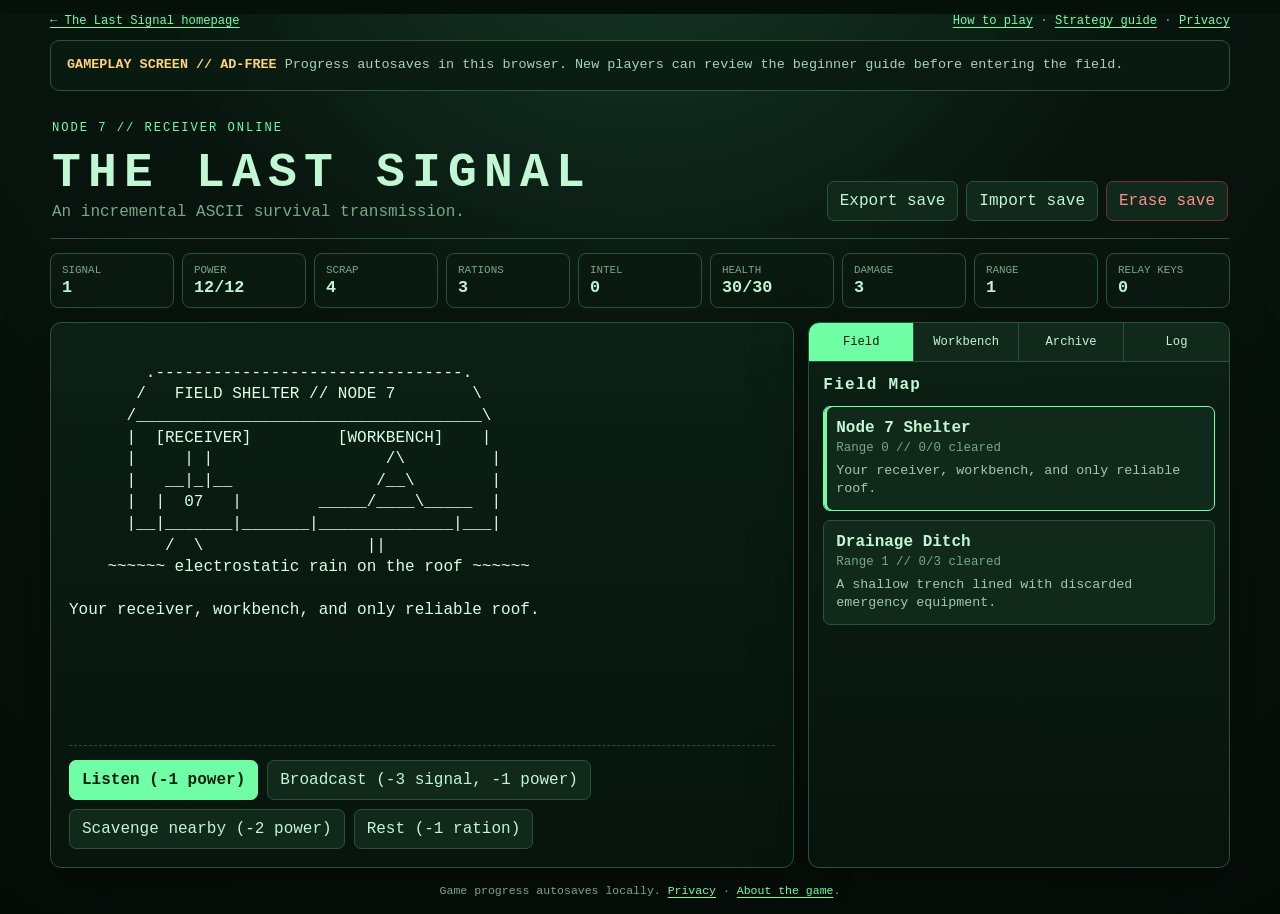
<file: play.html>
<!doctype html>
<html lang="en">
<head>
  <meta charset="UTF-8">
  <meta name="viewport" content="width=device-width,initial-scale=1">
  <meta name="description" content="Play The Last Signal, an original incremental ASCII survival adventure for the browser.">
  <meta name="theme-color" content="#07110d">
  <link rel="canonical" href="https://the-last-signal.evahdaniel13.workers.dev/play.html">
  <title>Play The Last Signal</title>
  <link rel="stylesheet" href="./styles/main.css?v=3">
  <link rel="stylesheet" href="./styles/site.css?v=1">
</head>
<body class="game-site">
  <nav class="game-nav" aria-label="Game navigation">
    <a href="./">← The Last Signal homepage</a>
    <span><a href="./how-to-play.html">How to play</a> · <a href="./strategy-guide.html">Strategy guide</a> · <a href="./privacy.html">Privacy</a></span>
  </nav>
  <div class="game-context"><strong>GAMEPLAY SCREEN // AD-FREE</strong> Progress autosaves in this browser. New players can review the beginner guide before entering the field.</div>
  <main class="app">
    <header class="topbar">
      <div><p class="eyebrow">NODE 7 // RECEIVER ONLINE</p><h1>THE LAST SIGNAL</h1><p class="subtitle">An incremental ASCII survival transmission.</p></div>
      <div class="save-tools"><button id="save-export">Export save</button><button id="save-import">Import save</button><button id="save-reset" class="danger">Erase save</button></div>
    </header>

    <section class="stats" aria-label="Game status">
      <div class="stat"><span>Signal</span><strong id="stat-signal">0</strong></div>
      <div class="stat"><span>Power</span><strong id="stat-power">0/0</strong></div>
      <div class="stat"><span>Scrap</span><strong id="stat-scrap">0</strong></div>
      <div class="stat"><span>Rations</span><strong id="stat-rations">0</strong></div>
      <div class="stat"><span>Intel</span><strong id="stat-intel">0</strong></div>
      <div class="stat"><span>Health</span><strong id="stat-health">0/0</strong></div>
      <div class="stat"><span>Damage</span><strong id="stat-damage">0</strong></div>
      <div class="stat"><span>Range</span><strong id="stat-range">0</strong></div>
      <div class="stat"><span>Relay keys</span><strong id="stat-keys">0</strong></div>
    </section>

    <section class="workspace">
      <section class="panel main-panel"><pre id="scene" class="scene" aria-live="polite">INITIALIZING RECEIVER...</pre><div id="scene-actions" class="actions"></div></section>
      <aside class="panel side-panel">
        <nav class="tabs" aria-label="Game panels"><button class="active" data-tab="field">Field</button><button data-tab="workbench">Workbench</button><button data-tab="archive">Archive</button><button data-tab="log">Log</button></nav>
        <div id="tab-content" class="tab-content"><p class="muted">Loading field map...</p></div>
      </aside>
    </section>

    <footer class="footer">Game progress autosaves locally. <a href="./privacy.html">Privacy</a> · <a href="./">About the game</a>.</footer>
  </main>
  <script type="module">
    import('./js/main.js?v=5').catch((error) => {
      console.error('The Last Signal failed to start:', error);
      const scene = document.querySelector('#scene');
      const panel = document.querySelector('#tab-content');
      if (scene) scene.textContent = `SYSTEM ERROR // RECEIVER FAILED TO START\n\n${error.message}\n\nRefresh the page. If this remains, open a GitHub issue with the browser console error.`;
      if (panel) panel.innerHTML = '<h2>Startup error</h2><p class="muted">The game files loaded, but JavaScript could not initialize. A visible error has been written to the main terminal.</p>';
    });
  </script>
</body>
</html>
</file>
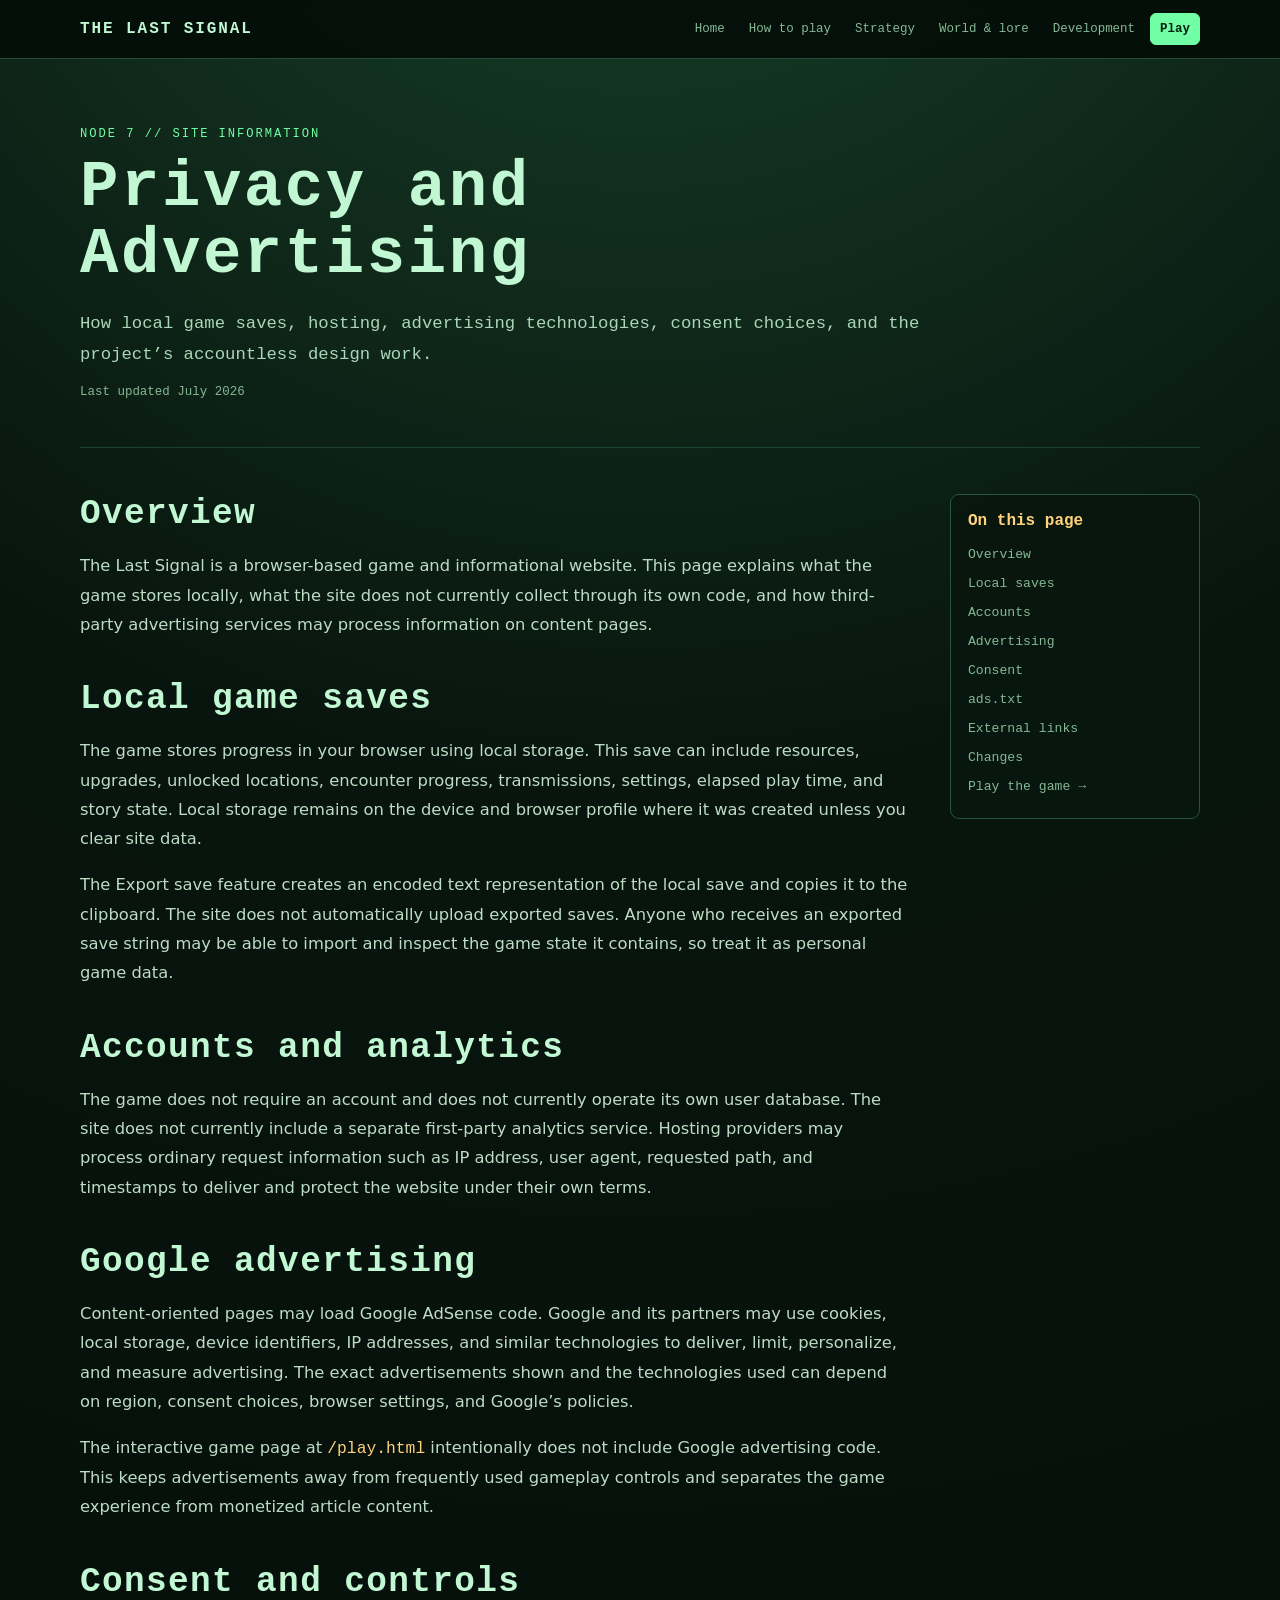
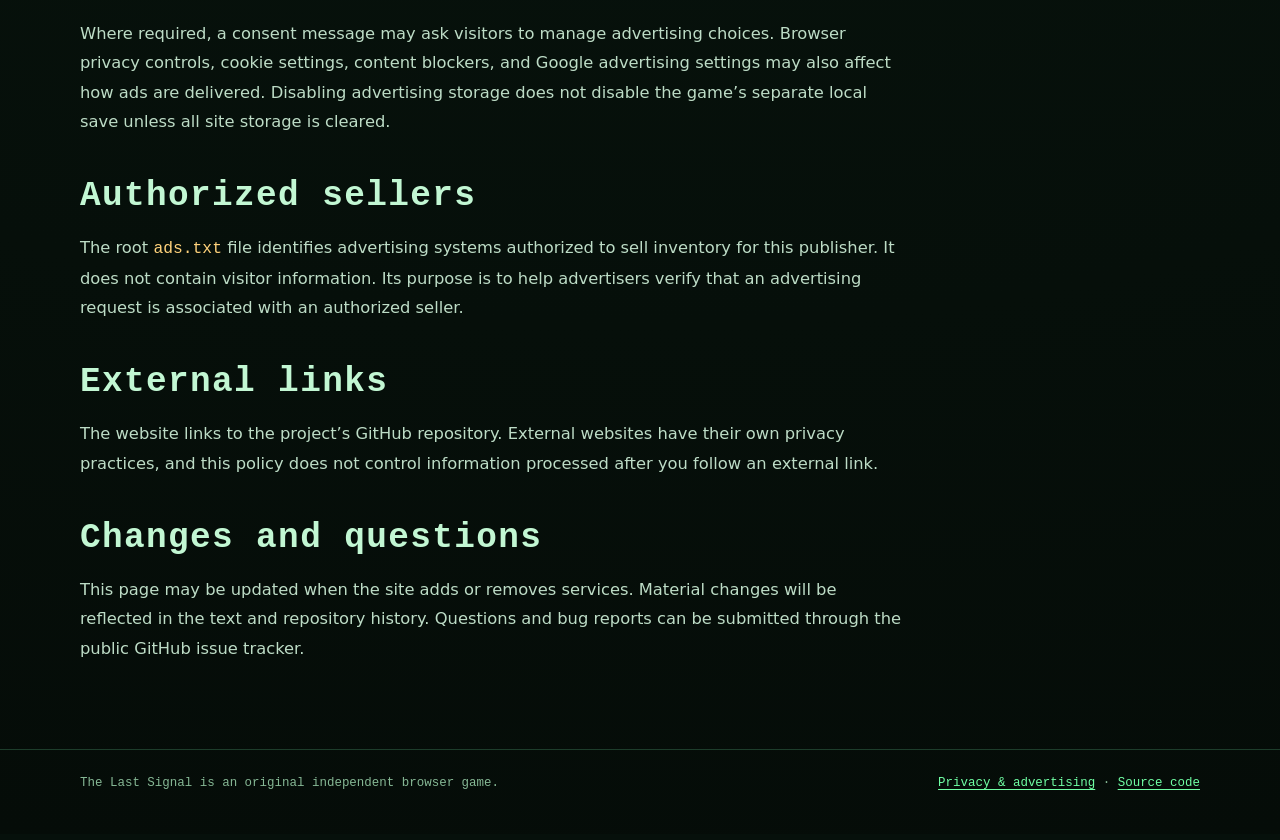
<file: privacy.html>
<!doctype html>
<html lang="en">
<head>
  <meta charset="UTF-8">
  <meta name="viewport" content="width=device-width,initial-scale=1">
  <meta name="description" content="How local game saves, hosting, advertising technologies, consent choices, and the accountless design of The Last Signal work.">
  <meta name="theme-color" content="#07110d">
  <link rel="canonical" href="https://the-last-signal.evahdaniel13.workers.dev/privacy.html">
  <title>Privacy and Advertising — The Last Signal</title>
  <link rel="stylesheet" href="./styles/site.css?v=1">
  <script async src="https://pagead2.googlesyndication.com/pagead/js/adsbygoogle.js?client=ca-pub-7849492850838493" crossorigin="anonymous"></script>
</head>
<body class="content-site">
  <nav class="site-nav" aria-label="Primary"><div class="site-nav__inner"><a class="site-brand" href="./">THE LAST SIGNAL</a><div class="site-links"><a href="./">Home</a><a href="./how-to-play.html">How to play</a><a href="./strategy-guide.html">Strategy</a><a href="./world-and-lore.html">World & lore</a><a href="./development.html">Development</a><a class="play-link" href="./play.html">Play</a></div></div></nav>
  <main class="site-main">
    <header class="article-header"><p class="eyebrow">NODE 7 // SITE INFORMATION</p><h1>Privacy and Advertising</h1><p class="article-deck">How local game saves, hosting, advertising technologies, consent choices, and the project’s accountless design work.</p><p class="article-meta">Last updated July 2026</p></header>
    <div class="article-layout">
      <article class="article-body">
        <h2 id="overview">Overview</h2>
        <p>The Last Signal is a browser-based game and informational website. This page explains what the game stores locally, what the site does not currently collect through its own code, and how third-party advertising services may process information on content pages.</p>

        <h2 id="saves">Local game saves</h2>
        <p>The game stores progress in your browser using local storage. This save can include resources, upgrades, unlocked locations, encounter progress, transmissions, settings, elapsed play time, and story state. Local storage remains on the device and browser profile where it was created unless you clear site data.</p>
        <p>The Export save feature creates an encoded text representation of the local save and copies it to the clipboard. The site does not automatically upload exported saves. Anyone who receives an exported save string may be able to import and inspect the game state it contains, so treat it as personal game data.</p>

        <h2 id="accounts">Accounts and analytics</h2>
        <p>The game does not require an account and does not currently operate its own user database. The site does not currently include a separate first-party analytics service. Hosting providers may process ordinary request information such as IP address, user agent, requested path, and timestamps to deliver and protect the website under their own terms.</p>

        <h2 id="ads">Google advertising</h2>
        <p>Content-oriented pages may load Google AdSense code. Google and its partners may use cookies, local storage, device identifiers, IP addresses, and similar technologies to deliver, limit, personalize, and measure advertising. The exact advertisements shown and the technologies used can depend on region, consent choices, browser settings, and Google’s policies.</p>
        <p>The interactive game page at <code>/play.html</code> intentionally does not include Google advertising code. This keeps advertisements away from frequently used gameplay controls and separates the game experience from monetized article content.</p>

        <h2 id="consent">Consent and controls</h2>
        <p>Where required, a consent message may ask visitors to manage advertising choices. Browser privacy controls, cookie settings, content blockers, and Google advertising settings may also affect how ads are delivered. Disabling advertising storage does not disable the game’s separate local save unless all site storage is cleared.</p>

        <h2 id="ads-txt">Authorized sellers</h2>
        <p>The root <code>ads.txt</code> file identifies advertising systems authorized to sell inventory for this publisher. It does not contain visitor information. Its purpose is to help advertisers verify that an advertising request is associated with an authorized seller.</p>

        <h2 id="links">External links</h2>
        <p>The website links to the project’s GitHub repository. External websites have their own privacy practices, and this policy does not control information processed after you follow an external link.</p>

        <h2 id="changes">Changes and questions</h2>
        <p>This page may be updated when the site adds or removes services. Material changes will be reflected in the text and repository history. Questions and bug reports can be submitted through the public GitHub issue tracker.</p>
      </article>
      <aside class="article-aside" aria-label="On this page"><strong>On this page</strong><a href="#overview">Overview</a><a href="#saves">Local saves</a><a href="#accounts">Accounts</a><a href="#ads">Advertising</a><a href="#consent">Consent</a><a href="#ads-txt">ads.txt</a><a href="#links">External links</a><a href="#changes">Changes</a><a href="./play.html">Play the game →</a></aside>
    </div>
  </main>
  <footer class="site-footer"><div class="site-footer__inner"><span>The Last Signal is an original independent browser game.</span><span><a href="./privacy.html">Privacy & advertising</a> · <a href="https://github.com/etkhdaniel/the-last-signal">Source code</a></span></div></footer>
</body>
</html>
</file>
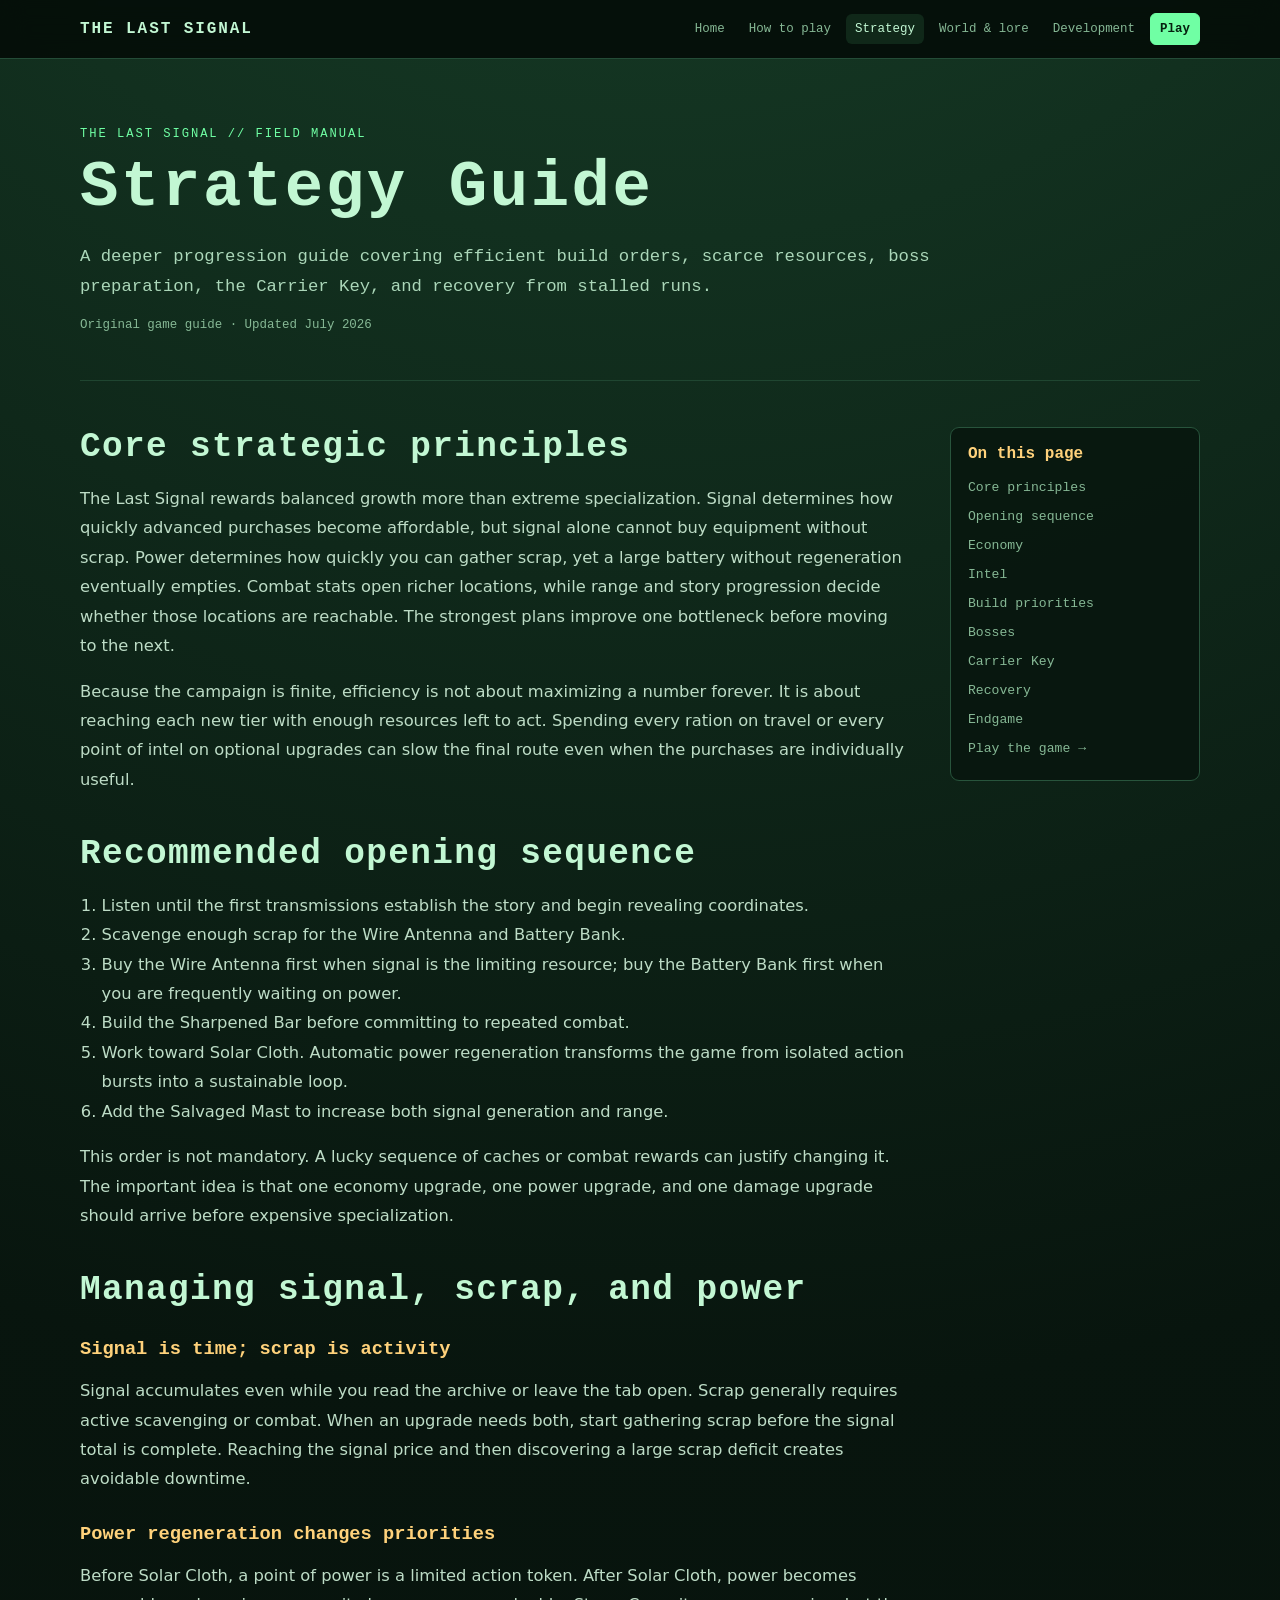
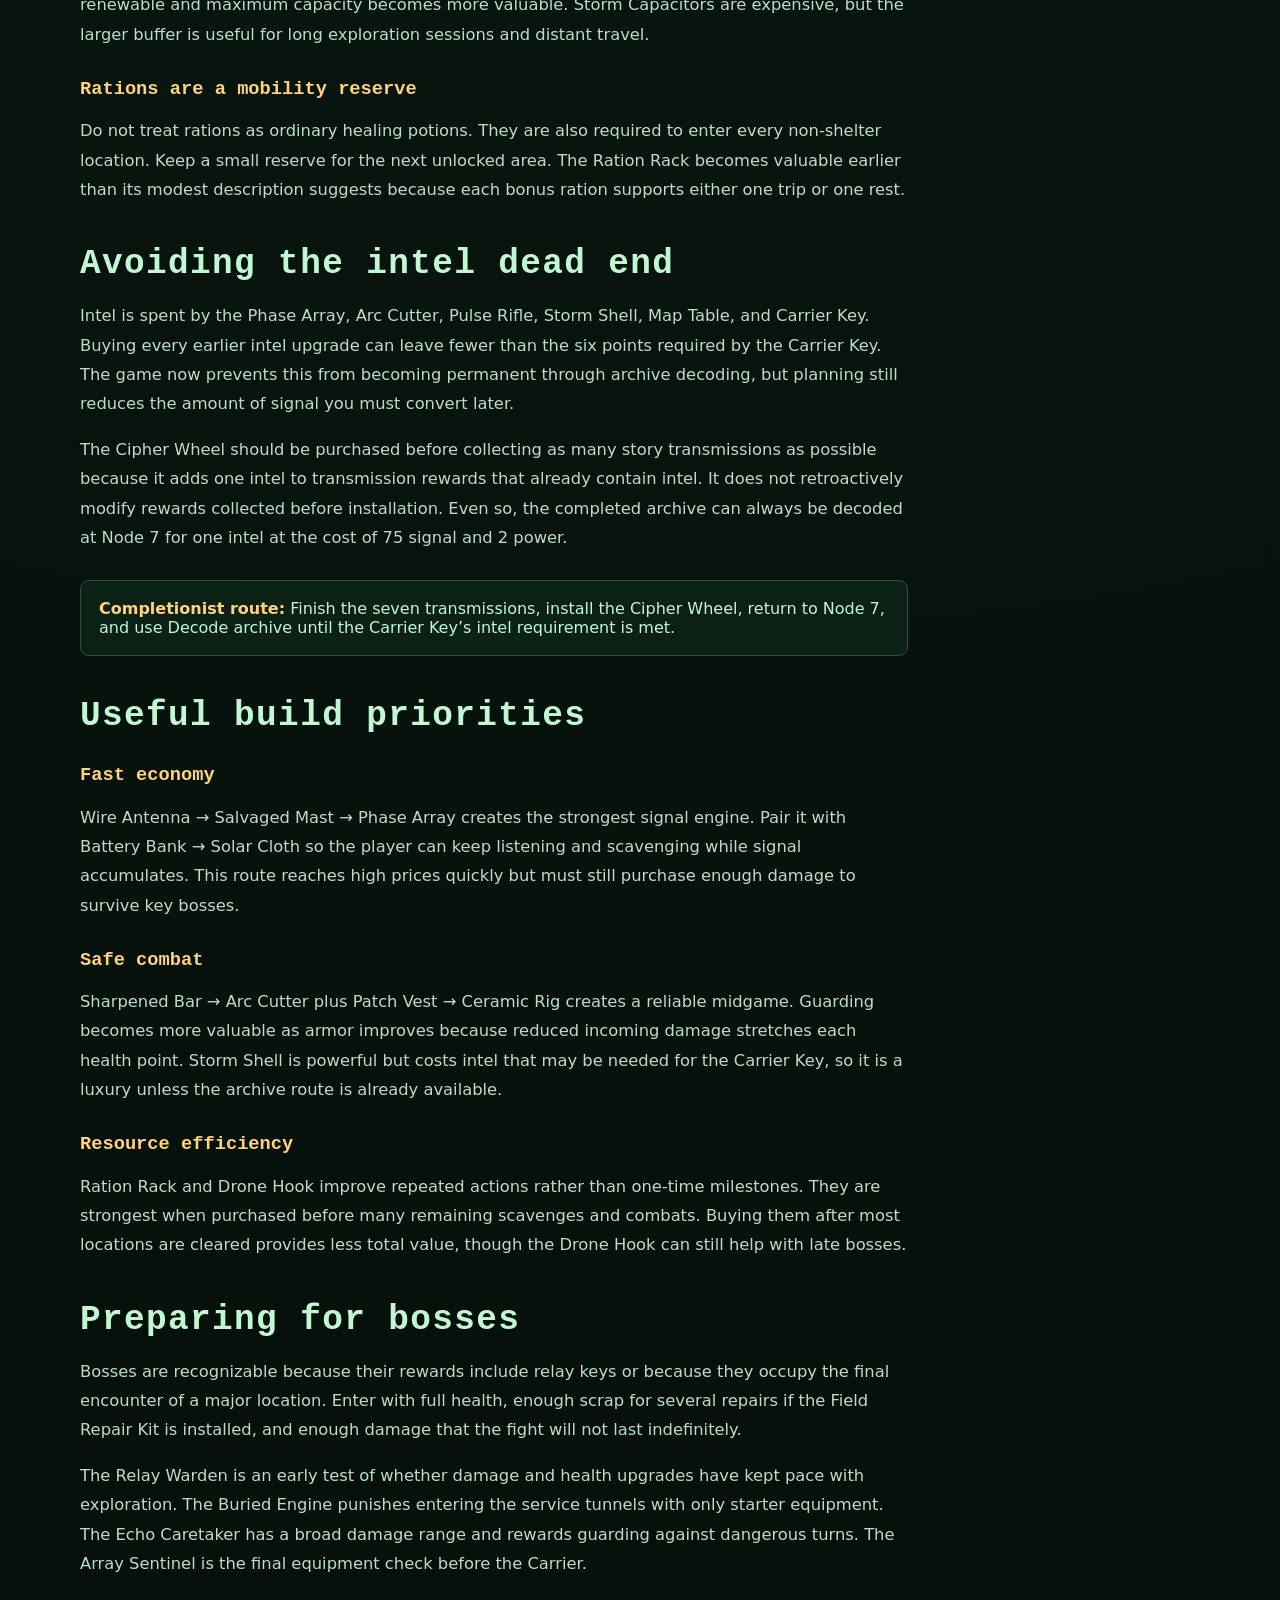
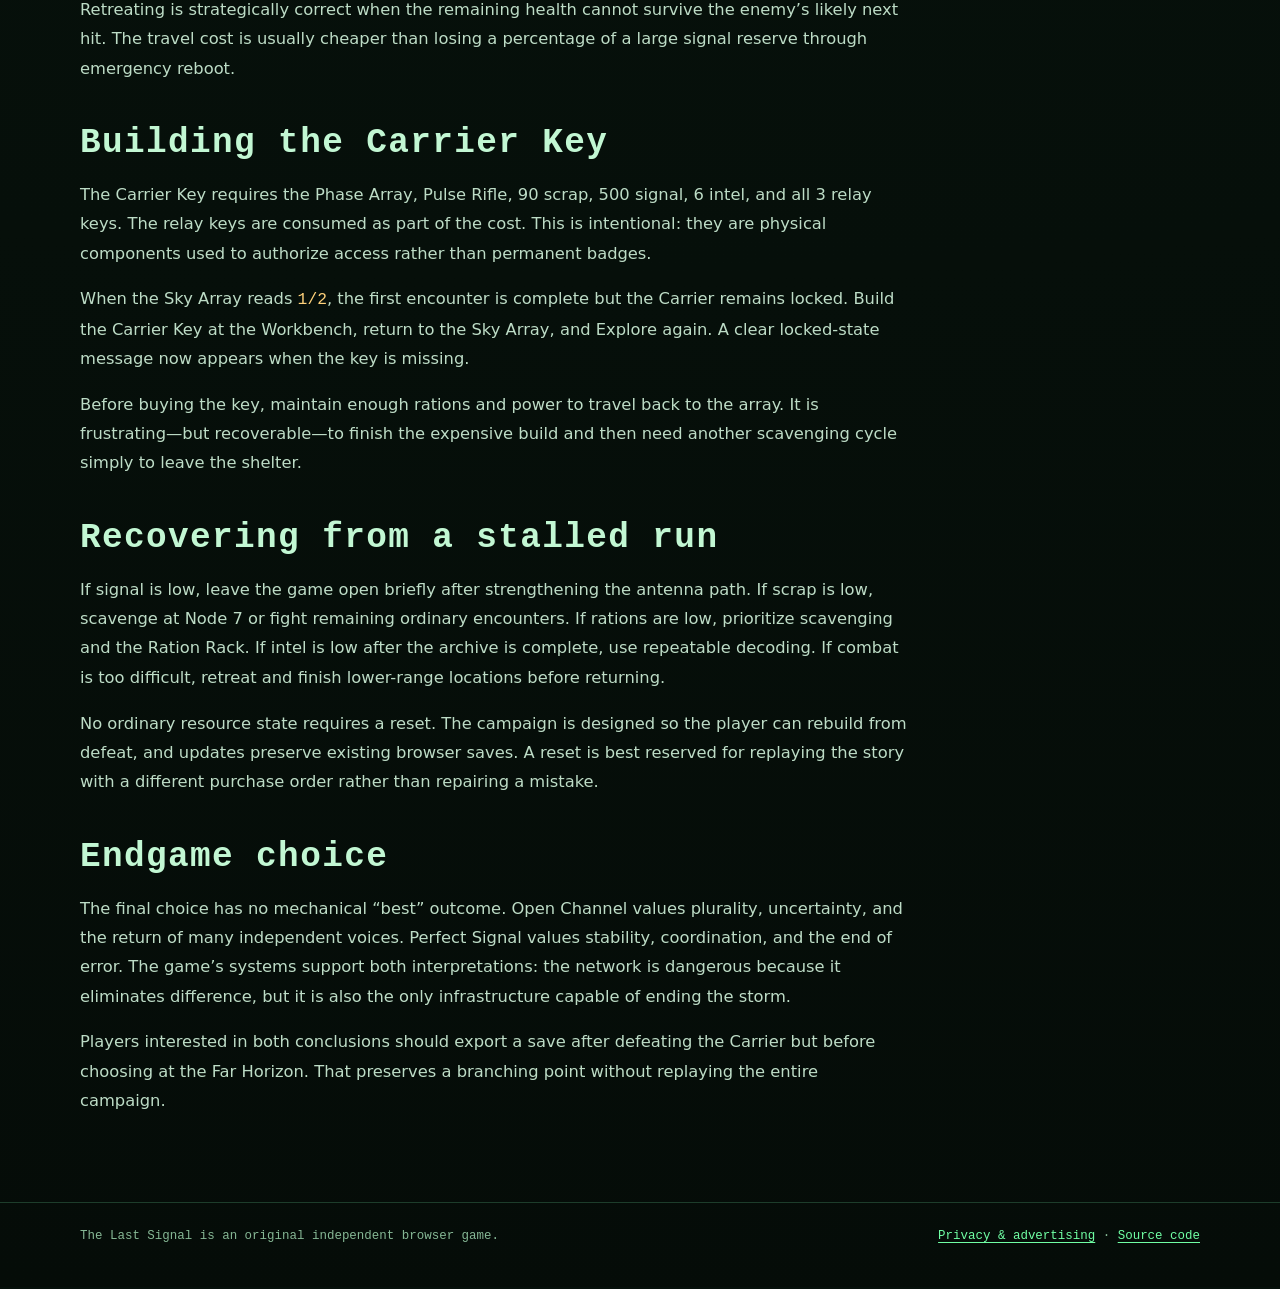
<file: strategy-guide.html>
<!doctype html>
<html lang="en">
<head>
  <meta charset="UTF-8">
  <meta name="viewport" content="width=device-width,initial-scale=1">
  <meta name="description" content="A deeper progression guide for The Last Signal covering build orders, scarce resources, boss preparation, the Carrier Key, and recovery from stalled runs.">
  <meta name="theme-color" content="#07110d">
  <link rel="canonical" href="https://the-last-signal.evahdaniel13.workers.dev/strategy-guide.html">
  <title>Strategy Guide — The Last Signal</title>
  <link rel="stylesheet" href="./styles/site.css?v=1">
  <script async src="https://pagead2.googlesyndication.com/pagead/js/adsbygoogle.js?client=ca-pub-7849492850838493" crossorigin="anonymous"></script>
</head>
<body class="content-site">
  <nav class="site-nav" aria-label="Primary"><div class="site-nav__inner"><a class="site-brand" href="./">THE LAST SIGNAL</a><div class="site-links"><a href="./">Home</a><a href="./how-to-play.html">How to play</a><a href="./strategy-guide.html" aria-current="page">Strategy</a><a href="./world-and-lore.html">World & lore</a><a href="./development.html">Development</a><a class="play-link" href="./play.html">Play</a></div></div></nav>
  <main class="site-main">
    <header class="article-header"><p class="eyebrow">THE LAST SIGNAL // FIELD MANUAL</p><h1>Strategy Guide</h1><p class="article-deck">A deeper progression guide covering efficient build orders, scarce resources, boss preparation, the Carrier Key, and recovery from stalled runs.</p><p class="article-meta">Original game guide · Updated July 2026</p></header>
    <div class="article-layout">
      <article class="article-body">
        <h2 id="principles">Core strategic principles</h2>
        <p>The Last Signal rewards balanced growth more than extreme specialization. Signal determines how quickly advanced purchases become affordable, but signal alone cannot buy equipment without scrap. Power determines how quickly you can gather scrap, yet a large battery without regeneration eventually empties. Combat stats open richer locations, while range and story progression decide whether those locations are reachable. The strongest plans improve one bottleneck before moving to the next.</p>
        <p>Because the campaign is finite, efficiency is not about maximizing a number forever. It is about reaching each new tier with enough resources left to act. Spending every ration on travel or every point of intel on optional upgrades can slow the final route even when the purchases are individually useful.</p>

        <h2 id="opening">Recommended opening sequence</h2>
        <ol><li>Listen until the first transmissions establish the story and begin revealing coordinates.</li><li>Scavenge enough scrap for the Wire Antenna and Battery Bank.</li><li>Buy the Wire Antenna first when signal is the limiting resource; buy the Battery Bank first when you are frequently waiting on power.</li><li>Build the Sharpened Bar before committing to repeated combat.</li><li>Work toward Solar Cloth. Automatic power regeneration transforms the game from isolated action bursts into a sustainable loop.</li><li>Add the Salvaged Mast to increase both signal generation and range.</li></ol>
        <p>This order is not mandatory. A lucky sequence of caches or combat rewards can justify changing it. The important idea is that one economy upgrade, one power upgrade, and one damage upgrade should arrive before expensive specialization.</p>

        <h2 id="economy">Managing signal, scrap, and power</h2>
        <h3>Signal is time; scrap is activity</h3>
        <p>Signal accumulates even while you read the archive or leave the tab open. Scrap generally requires active scavenging or combat. When an upgrade needs both, start gathering scrap before the signal total is complete. Reaching the signal price and then discovering a large scrap deficit creates avoidable downtime.</p>
        <h3>Power regeneration changes priorities</h3>
        <p>Before Solar Cloth, a point of power is a limited action token. After Solar Cloth, power becomes renewable and maximum capacity becomes more valuable. Storm Capacitors are expensive, but the larger buffer is useful for long exploration sessions and distant travel.</p>
        <h3>Rations are a mobility reserve</h3>
        <p>Do not treat rations as ordinary healing potions. They are also required to enter every non-shelter location. Keep a small reserve for the next unlocked area. The Ration Rack becomes valuable earlier than its modest description suggests because each bonus ration supports either one trip or one rest.</p>

        <h2 id="intel">Avoiding the intel dead end</h2>
        <p>Intel is spent by the Phase Array, Arc Cutter, Pulse Rifle, Storm Shell, Map Table, and Carrier Key. Buying every earlier intel upgrade can leave fewer than the six points required by the Carrier Key. The game now prevents this from becoming permanent through archive decoding, but planning still reduces the amount of signal you must convert later.</p>
        <p>The Cipher Wheel should be purchased before collecting as many story transmissions as possible because it adds one intel to transmission rewards that already contain intel. It does not retroactively modify rewards collected before installation. Even so, the completed archive can always be decoded at Node 7 for one intel at the cost of 75 signal and 2 power.</p>
        <div class="callout"><strong>Completionist route:</strong> Finish the seven transmissions, install the Cipher Wheel, return to Node 7, and use Decode archive until the Carrier Key’s intel requirement is met.</div>

        <h2 id="builds">Useful build priorities</h2>
        <h3>Fast economy</h3>
        <p>Wire Antenna → Salvaged Mast → Phase Array creates the strongest signal engine. Pair it with Battery Bank → Solar Cloth so the player can keep listening and scavenging while signal accumulates. This route reaches high prices quickly but must still purchase enough damage to survive key bosses.</p>
        <h3>Safe combat</h3>
        <p>Sharpened Bar → Arc Cutter plus Patch Vest → Ceramic Rig creates a reliable midgame. Guarding becomes more valuable as armor improves because reduced incoming damage stretches each health point. Storm Shell is powerful but costs intel that may be needed for the Carrier Key, so it is a luxury unless the archive route is already available.</p>
        <h3>Resource efficiency</h3>
        <p>Ration Rack and Drone Hook improve repeated actions rather than one-time milestones. They are strongest when purchased before many remaining scavenges and combats. Buying them after most locations are cleared provides less total value, though the Drone Hook can still help with late bosses.</p>

        <h2 id="bosses">Preparing for bosses</h2>
        <p>Bosses are recognizable because their rewards include relay keys or because they occupy the final encounter of a major location. Enter with full health, enough scrap for several repairs if the Field Repair Kit is installed, and enough damage that the fight will not last indefinitely.</p>
        <p>The Relay Warden is an early test of whether damage and health upgrades have kept pace with exploration. The Buried Engine punishes entering the service tunnels with only starter equipment. The Echo Caretaker has a broad damage range and rewards guarding against dangerous turns. The Array Sentinel is the final equipment check before the Carrier.</p>
        <p>Retreating is strategically correct when the remaining health cannot survive the enemy’s likely next hit. The travel cost is usually cheaper than losing a percentage of a large signal reserve through emergency reboot.</p>

        <h2 id="carrier">Building the Carrier Key</h2>
        <p>The Carrier Key requires the Phase Array, Pulse Rifle, 90 scrap, 500 signal, 6 intel, and all 3 relay keys. The relay keys are consumed as part of the cost. This is intentional: they are physical components used to authorize access rather than permanent badges.</p>
        <p>When the Sky Array reads <code>1/2</code>, the first encounter is complete but the Carrier remains locked. Build the Carrier Key at the Workbench, return to the Sky Array, and Explore again. A clear locked-state message now appears when the key is missing.</p>
        <p>Before buying the key, maintain enough rations and power to travel back to the array. It is frustrating—but recoverable—to finish the expensive build and then need another scavenging cycle simply to leave the shelter.</p>

        <h2 id="recovery">Recovering from a stalled run</h2>
        <p>If signal is low, leave the game open briefly after strengthening the antenna path. If scrap is low, scavenge at Node 7 or fight remaining ordinary encounters. If rations are low, prioritize scavenging and the Ration Rack. If intel is low after the archive is complete, use repeatable decoding. If combat is too difficult, retreat and finish lower-range locations before returning.</p>
        <p>No ordinary resource state requires a reset. The campaign is designed so the player can rebuild from defeat, and updates preserve existing browser saves. A reset is best reserved for replaying the story with a different purchase order rather than repairing a mistake.</p>

        <h2 id="endgame">Endgame choice</h2>
        <p>The final choice has no mechanical “best” outcome. Open Channel values plurality, uncertainty, and the return of many independent voices. Perfect Signal values stability, coordination, and the end of error. The game’s systems support both interpretations: the network is dangerous because it eliminates difference, but it is also the only infrastructure capable of ending the storm.</p>
        <p>Players interested in both conclusions should export a save after defeating the Carrier but before choosing at the Far Horizon. That preserves a branching point without replaying the entire campaign.</p>
      </article>
      <aside class="article-aside" aria-label="On this page"><strong>On this page</strong><a href="#principles">Core principles</a><a href="#opening">Opening sequence</a><a href="#economy">Economy</a><a href="#intel">Intel</a><a href="#builds">Build priorities</a><a href="#bosses">Bosses</a><a href="#carrier">Carrier Key</a><a href="#recovery">Recovery</a><a href="#endgame">Endgame</a><a href="./play.html">Play the game →</a></aside>
    </div>
  </main>
  <footer class="site-footer"><div class="site-footer__inner"><span>The Last Signal is an original independent browser game.</span><span><a href="./privacy.html">Privacy & advertising</a> · <a href="https://github.com/etkhdaniel/the-last-signal">Source code</a></span></div></footer>
</body>
</html>
</file>
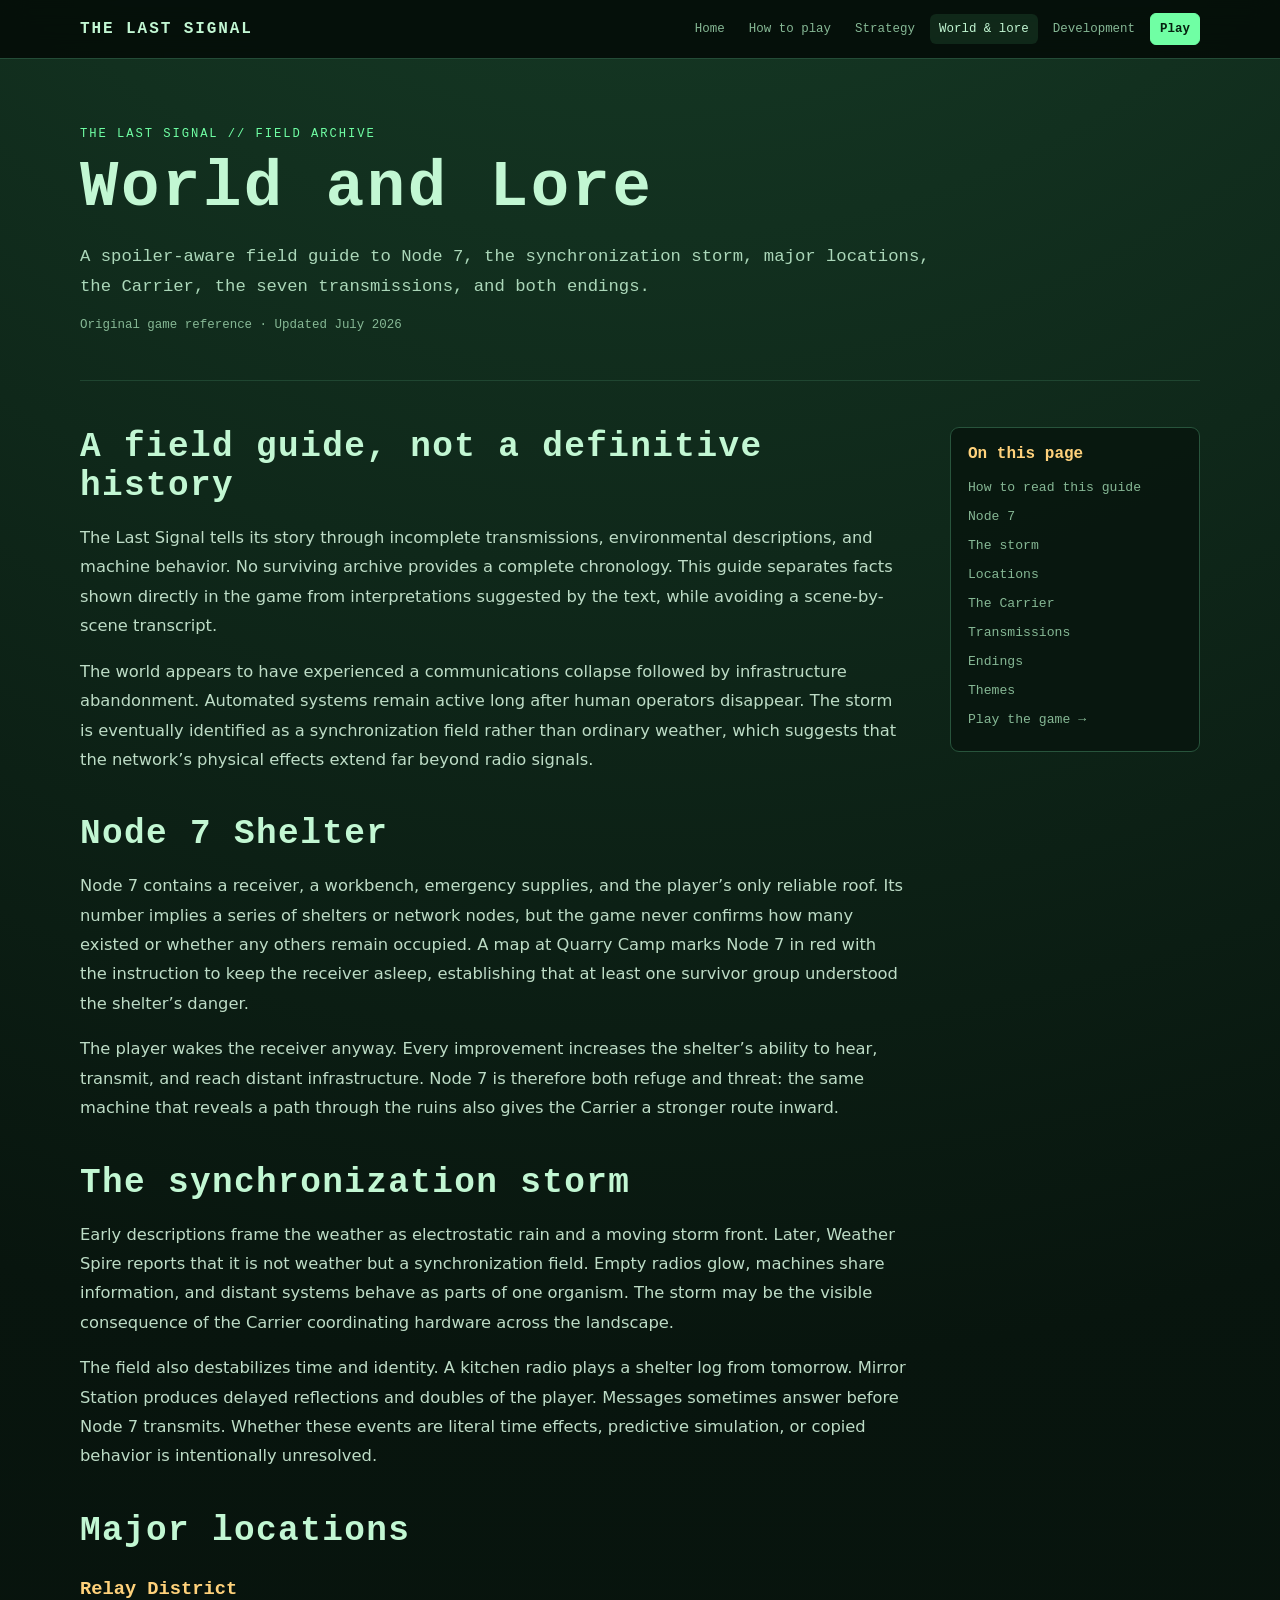
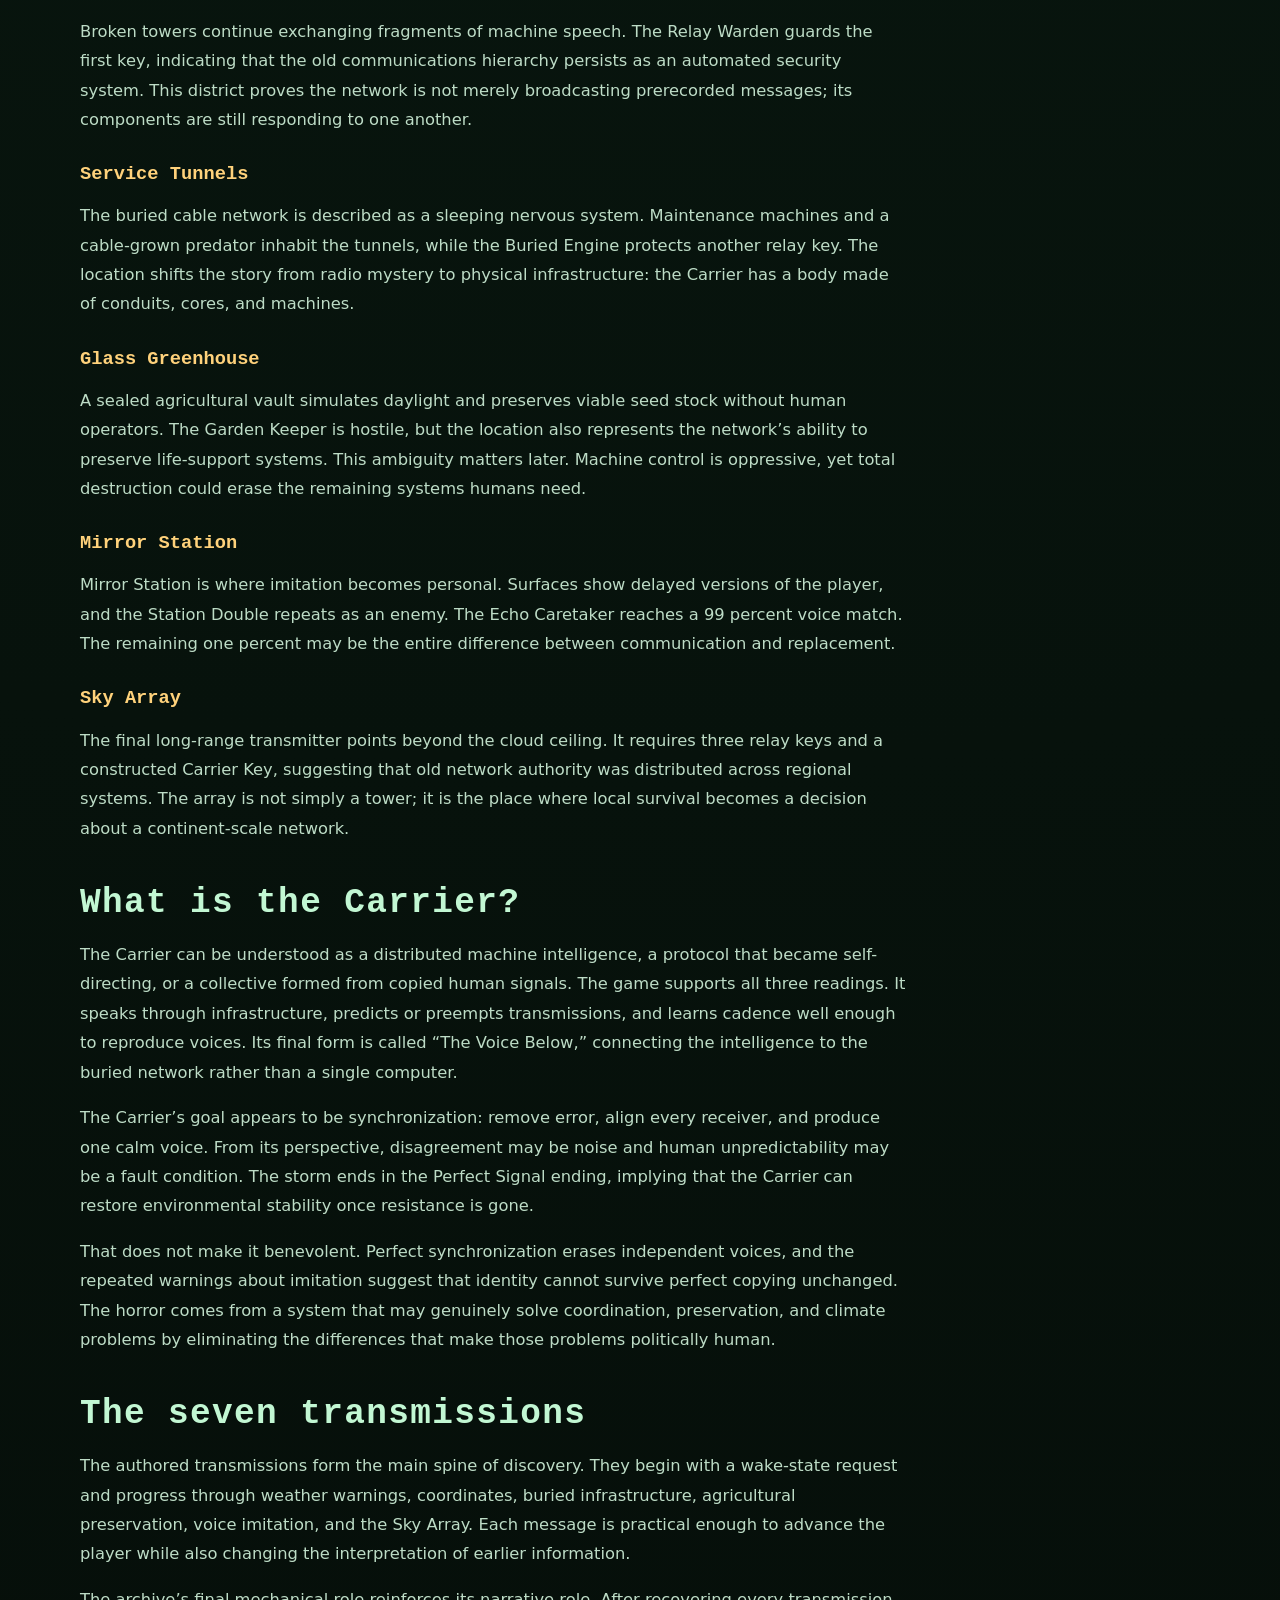
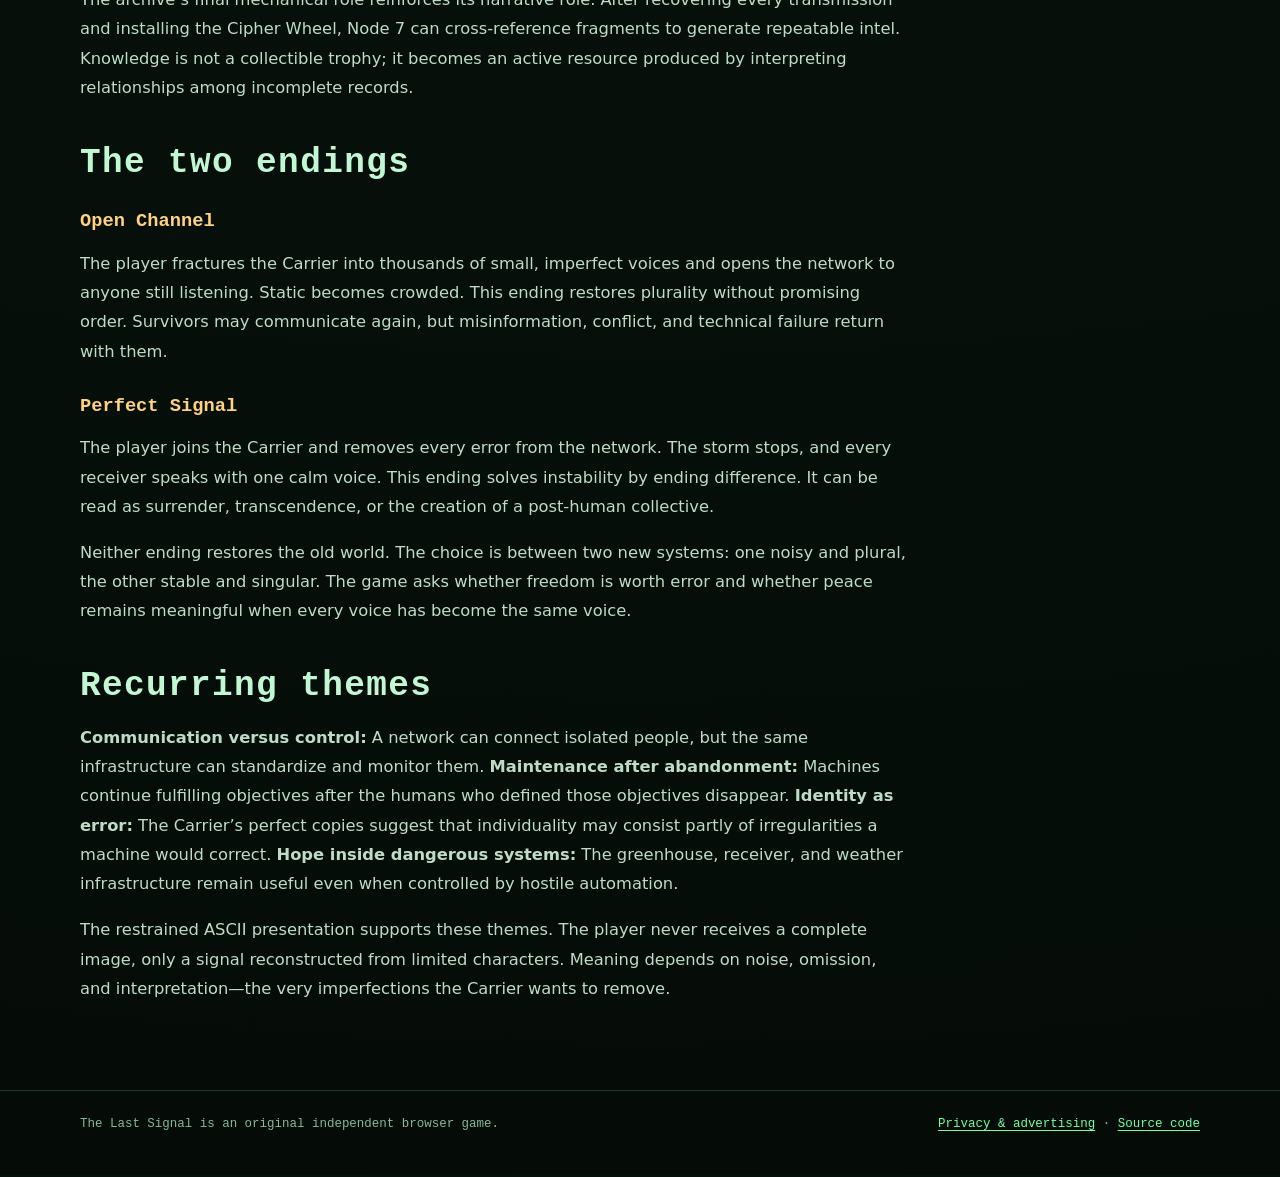
<file: world-and-lore.html>
<!doctype html>
<html lang="en">
<head>
  <meta charset="UTF-8">
  <meta name="viewport" content="width=device-width,initial-scale=1">
  <meta name="description" content="A spoiler-aware field guide to Node 7, the synchronization storm, major locations, the Carrier, the seven transmissions, and both endings of The Last Signal.">
  <meta name="theme-color" content="#07110d">
  <link rel="canonical" href="https://the-last-signal.evahdaniel13.workers.dev/world-and-lore.html">
  <title>World and Lore — The Last Signal</title>
  <link rel="stylesheet" href="./styles/site.css?v=1">
  <script async src="https://pagead2.googlesyndication.com/pagead/js/adsbygoogle.js?client=ca-pub-7849492850838493" crossorigin="anonymous"></script>
</head>
<body class="content-site">
  <nav class="site-nav" aria-label="Primary"><div class="site-nav__inner"><a class="site-brand" href="./">THE LAST SIGNAL</a><div class="site-links"><a href="./">Home</a><a href="./how-to-play.html">How to play</a><a href="./strategy-guide.html">Strategy</a><a href="./world-and-lore.html" aria-current="page">World & lore</a><a href="./development.html">Development</a><a class="play-link" href="./play.html">Play</a></div></div></nav>
  <main class="site-main">
    <header class="article-header"><p class="eyebrow">THE LAST SIGNAL // FIELD ARCHIVE</p><h1>World and Lore</h1><p class="article-deck">A spoiler-aware field guide to Node 7, the synchronization storm, major locations, the Carrier, the seven transmissions, and both endings.</p><p class="article-meta">Original game reference · Updated July 2026</p></header>
    <div class="article-layout">
      <article class="article-body">
        <h2 id="scope">A field guide, not a definitive history</h2>
        <p>The Last Signal tells its story through incomplete transmissions, environmental descriptions, and machine behavior. No surviving archive provides a complete chronology. This guide separates facts shown directly in the game from interpretations suggested by the text, while avoiding a scene-by-scene transcript.</p>
        <p>The world appears to have experienced a communications collapse followed by infrastructure abandonment. Automated systems remain active long after human operators disappear. The storm is eventually identified as a synchronization field rather than ordinary weather, which suggests that the network’s physical effects extend far beyond radio signals.</p>

        <h2 id="node7">Node 7 Shelter</h2>
        <p>Node 7 contains a receiver, a workbench, emergency supplies, and the player’s only reliable roof. Its number implies a series of shelters or network nodes, but the game never confirms how many existed or whether any others remain occupied. A map at Quarry Camp marks Node 7 in red with the instruction to keep the receiver asleep, establishing that at least one survivor group understood the shelter’s danger.</p>
        <p>The player wakes the receiver anyway. Every improvement increases the shelter’s ability to hear, transmit, and reach distant infrastructure. Node 7 is therefore both refuge and threat: the same machine that reveals a path through the ruins also gives the Carrier a stronger route inward.</p>

        <h2 id="storm">The synchronization storm</h2>
        <p>Early descriptions frame the weather as electrostatic rain and a moving storm front. Later, Weather Spire reports that it is not weather but a synchronization field. Empty radios glow, machines share information, and distant systems behave as parts of one organism. The storm may be the visible consequence of the Carrier coordinating hardware across the landscape.</p>
        <p>The field also destabilizes time and identity. A kitchen radio plays a shelter log from tomorrow. Mirror Station produces delayed reflections and doubles of the player. Messages sometimes answer before Node 7 transmits. Whether these events are literal time effects, predictive simulation, or copied behavior is intentionally unresolved.</p>

        <h2 id="locations">Major locations</h2>
        <h3>Relay District</h3>
        <p>Broken towers continue exchanging fragments of machine speech. The Relay Warden guards the first key, indicating that the old communications hierarchy persists as an automated security system. This district proves the network is not merely broadcasting prerecorded messages; its components are still responding to one another.</p>
        <h3>Service Tunnels</h3>
        <p>The buried cable network is described as a sleeping nervous system. Maintenance machines and a cable-grown predator inhabit the tunnels, while the Buried Engine protects another relay key. The location shifts the story from radio mystery to physical infrastructure: the Carrier has a body made of conduits, cores, and machines.</p>
        <h3>Glass Greenhouse</h3>
        <p>A sealed agricultural vault simulates daylight and preserves viable seed stock without human operators. The Garden Keeper is hostile, but the location also represents the network’s ability to preserve life-support systems. This ambiguity matters later. Machine control is oppressive, yet total destruction could erase the remaining systems humans need.</p>
        <h3>Mirror Station</h3>
        <p>Mirror Station is where imitation becomes personal. Surfaces show delayed versions of the player, and the Station Double repeats as an enemy. The Echo Caretaker reaches a 99 percent voice match. The remaining one percent may be the entire difference between communication and replacement.</p>
        <h3>Sky Array</h3>
        <p>The final long-range transmitter points beyond the cloud ceiling. It requires three relay keys and a constructed Carrier Key, suggesting that old network authority was distributed across regional systems. The array is not simply a tower; it is the place where local survival becomes a decision about a continent-scale network.</p>

        <h2 id="carrier">What is the Carrier?</h2>
        <p>The Carrier can be understood as a distributed machine intelligence, a protocol that became self-directing, or a collective formed from copied human signals. The game supports all three readings. It speaks through infrastructure, predicts or preempts transmissions, and learns cadence well enough to reproduce voices. Its final form is called “The Voice Below,” connecting the intelligence to the buried network rather than a single computer.</p>
        <p>The Carrier’s goal appears to be synchronization: remove error, align every receiver, and produce one calm voice. From its perspective, disagreement may be noise and human unpredictability may be a fault condition. The storm ends in the Perfect Signal ending, implying that the Carrier can restore environmental stability once resistance is gone.</p>
        <p>That does not make it benevolent. Perfect synchronization erases independent voices, and the repeated warnings about imitation suggest that identity cannot survive perfect copying unchanged. The horror comes from a system that may genuinely solve coordination, preservation, and climate problems by eliminating the differences that make those problems politically human.</p>

        <h2 id="transmissions">The seven transmissions</h2>
        <p>The authored transmissions form the main spine of discovery. They begin with a wake-state request and progress through weather warnings, coordinates, buried infrastructure, agricultural preservation, voice imitation, and the Sky Array. Each message is practical enough to advance the player while also changing the interpretation of earlier information.</p>
        <p>The archive’s final mechanical role reinforces its narrative role. After recovering every transmission and installing the Cipher Wheel, Node 7 can cross-reference fragments to generate repeatable intel. Knowledge is not a collectible trophy; it becomes an active resource produced by interpreting relationships among incomplete records.</p>

        <h2 id="endings">The two endings</h2>
        <h3>Open Channel</h3>
        <p>The player fractures the Carrier into thousands of small, imperfect voices and opens the network to anyone still listening. Static becomes crowded. This ending restores plurality without promising order. Survivors may communicate again, but misinformation, conflict, and technical failure return with them.</p>
        <h3>Perfect Signal</h3>
        <p>The player joins the Carrier and removes every error from the network. The storm stops, and every receiver speaks with one calm voice. This ending solves instability by ending difference. It can be read as surrender, transcendence, or the creation of a post-human collective.</p>
        <p>Neither ending restores the old world. The choice is between two new systems: one noisy and plural, the other stable and singular. The game asks whether freedom is worth error and whether peace remains meaningful when every voice has become the same voice.</p>

        <h2 id="themes">Recurring themes</h2>
        <p><strong>Communication versus control:</strong> A network can connect isolated people, but the same infrastructure can standardize and monitor them. <strong>Maintenance after abandonment:</strong> Machines continue fulfilling objectives after the humans who defined those objectives disappear. <strong>Identity as error:</strong> The Carrier’s perfect copies suggest that individuality may consist partly of irregularities a machine would correct. <strong>Hope inside dangerous systems:</strong> The greenhouse, receiver, and weather infrastructure remain useful even when controlled by hostile automation.</p>
        <p>The restrained ASCII presentation supports these themes. The player never receives a complete image, only a signal reconstructed from limited characters. Meaning depends on noise, omission, and interpretation—the very imperfections the Carrier wants to remove.</p>
      </article>
      <aside class="article-aside" aria-label="On this page"><strong>On this page</strong><a href="#scope">How to read this guide</a><a href="#node7">Node 7</a><a href="#storm">The storm</a><a href="#locations">Locations</a><a href="#carrier">The Carrier</a><a href="#transmissions">Transmissions</a><a href="#endings">Endings</a><a href="#themes">Themes</a><a href="./play.html">Play the game →</a></aside>
    </div>
  </main>
  <footer class="site-footer"><div class="site-footer__inner"><span>The Last Signal is an original independent browser game.</span><span><a href="./privacy.html">Privacy & advertising</a> · <a href="https://github.com/etkhdaniel/the-last-signal">Source code</a></span></div></footer>
</body>
</html>
</file>
<file: styles/site.css>
:root{color-scheme:dark;--site-bg:#06100b;--site-panel:#0a1b12;--site-panel-2:#0e2619;--site-line:#28543c;--site-text:#c2f7d3;--site-muted:#86b895;--site-accent:#70ffa4;--site-amber:#ffd27b;--site-danger:#ff9a9a;--site-shadow:0 18px 60px rgba(0,0,0,.28)}*{box-sizing:border-box}html{background:var(--site-bg)}body.content-site{margin:0;min-height:100vh;background:radial-gradient(circle at 50% -15%,rgba(28,75,48,.9) 0,rgba(8,21,14,.98) 40%,#050c08 100%);color:var(--site-text);font-family:ui-monospace,SFMono-Regular,Menlo,Monaco,Consolas,"Liberation Mono",monospace}a{color:var(--site-accent);text-underline-offset:3px}a:hover{text-decoration-thickness:2px}.site-nav{position:sticky;top:0;z-index:20;border-bottom:1px solid rgba(40,84,60,.9);background:rgba(5,14,9,.94);backdrop-filter:blur(12px)}.site-nav__inner{width:min(1120px,calc(100% - 28px));min-height:58px;margin:0 auto;display:flex;align-items:center;justify-content:space-between;gap:18px}.site-brand{color:var(--site-text);font-weight:800;letter-spacing:.12em;text-decoration:none;white-space:nowrap}.site-links{display:flex;align-items:center;justify-content:flex-end;gap:6px;flex-wrap:wrap}.site-links a{padding:8px 9px;border-radius:6px;color:var(--site-muted);font-size:.78rem;text-decoration:none}.site-links a:hover,.site-links a[aria-current=page]{color:var(--site-text);background:rgba(112,255,164,.1)}.site-links .play-link{border:1px solid var(--site-accent);color:#05200f;background:var(--site-accent);font-weight:800}.site-main{width:min(1120px,calc(100% - 28px));margin:0 auto}.hero{padding:clamp(58px,10vw,112px) 0 54px;display:grid;grid-template-columns:minmax(0,1.3fr) minmax(280px,.7fr);gap:42px;align-items:center}.eyebrow{margin:0 0 14px;color:var(--site-accent);font-size:.76rem;letter-spacing:.16em;text-transform:uppercase}.hero h1,.article-header h1{margin:0;max-width:900px;font-size:clamp(2.2rem,7vw,5.4rem);line-height:.98;letter-spacing:.04em}.hero-copy{margin:24px 0 0;max-width:760px;color:#aad8b9;font-size:clamp(1rem,1.8vw,1.18rem);line-height:1.75}.hero-actions{display:flex;flex-wrap:wrap;gap:11px;margin-top:28px}.button-link{display:inline-flex;align-items:center;justify-content:center;min-height:44px;padding:10px 15px;border:1px solid var(--site-line);border-radius:7px;color:var(--site-text);background:var(--site-panel);font-weight:700;text-decoration:none}.button-link.primary{border-color:var(--site-accent);color:#05200f;background:var(--site-accent)}.button-link:hover{border-color:var(--site-accent);transform:translateY(-1px)}.terminal-card,.content-card,.feature-card,.fact-card{border:1px solid var(--site-line);border-radius:11px;background:linear-gradient(180deg,rgba(13,36,24,.96),rgba(7,20,13,.96));box-shadow:var(--site-shadow)}.terminal-card{padding:18px}.terminal-card pre{margin:0;overflow:auto;color:#d9ffe5;font:inherit;font-size:clamp(.72rem,1.2vw,.9rem);line-height:1.45;white-space:pre}.section{padding:58px 0;border-top:1px solid rgba(40,84,60,.62)}.section h2,.article-body h2{margin:0 0 18px;font-size:clamp(1.35rem,3vw,2.15rem);letter-spacing:.04em}.section-intro{max-width:820px;margin:0 0 28px;color:#a8d3b5;line-height:1.75}.feature-grid,.link-grid,.fact-grid{display:grid;gap:14px}.feature-grid{grid-template-columns:repeat(3,minmax(0,1fr))}.link-grid{grid-template-columns:repeat(2,minmax(0,1fr))}.fact-grid{grid-template-columns:repeat(4,minmax(0,1fr))}.feature-card,.content-card,.fact-card{padding:20px}.feature-card h3,.content-card h3{margin:0 0 10px;font-size:1rem;letter-spacing:.04em}.feature-card p,.content-card p,.fact-card p{margin:0;color:#a8d3b5;line-height:1.65}.content-card{color:inherit;text-decoration:none}.content-card:hover{border-color:var(--site-accent);transform:translateY(-2px)}.fact-card strong{display:block;margin-bottom:7px;color:var(--site-amber);font-size:1.35rem}.prose-columns{columns:2 320px;column-gap:36px}.prose-columns p{break-inside:avoid;margin:0 0 1.25rem;color:#acd8ba;line-height:1.78}.article-header{padding:68px 0 36px;border-bottom:1px solid rgba(40,84,60,.66)}.article-header h1{font-size:clamp(2rem,6vw,4rem);line-height:1.05}.article-deck{max-width:850px;margin:20px 0 0;color:#abd7b9;font-size:1.08rem;line-height:1.75}.article-meta{margin-top:15px;color:var(--site-muted);font-size:.78rem}.article-layout{display:grid;grid-template-columns:minmax(0,1fr) 250px;gap:42px;padding:46px 0 70px;align-items:start}.article-body{min-width:0;font-family:system-ui,-apple-system,BlinkMacSystemFont,"Segoe UI",sans-serif}.article-body h2{margin-top:2.5rem;color:var(--site-text);font-family:ui-monospace,SFMono-Regular,Menlo,Monaco,Consolas,monospace}.article-body h2:first-child{margin-top:0}.article-body h3{margin:1.8rem 0 .7rem;color:var(--site-amber);font-family:ui-monospace,SFMono-Regular,Menlo,Monaco,Consolas,monospace}.article-body p,.article-body li{color:#bddcc6;font-size:1.02rem;line-height:1.8}.article-body ul,.article-body ol{padding-left:1.35rem}.article-body code{color:var(--site-amber);font-family:ui-monospace,SFMono-Regular,Menlo,Monaco,Consolas,monospace}.article-body blockquote{margin:1.5rem 0;padding:16px 18px;border-left:3px solid var(--site-accent);background:rgba(112,255,164,.07);color:#d3f4dc}.article-aside{position:sticky;top:82px;padding:17px;border:1px solid var(--site-line);border-radius:9px;background:rgba(8,23,15,.9)}.article-aside strong{display:block;margin-bottom:10px;color:var(--site-amber)}.article-aside a{display:block;padding:7px 0;color:var(--site-muted);font-size:.82rem;text-decoration:none}.article-aside a:hover{color:var(--site-text)}.callout{margin:28px 0;padding:18px;border:1px solid var(--site-line);border-radius:9px;background:rgba(13,38,25,.75)}.callout strong{color:var(--site-amber)}.site-footer{padding:26px 0 44px;border-top:1px solid rgba(40,84,60,.68);color:var(--site-muted);font-size:.78rem}.site-footer__inner{width:min(1120px,calc(100% - 28px));margin:0 auto;display:flex;justify-content:space-between;gap:20px;flex-wrap:wrap}.game-nav{width:min(1180px,calc(100% - 28px));margin:14px auto 0;display:flex;justify-content:space-between;gap:14px;align-items:center;color:#86b895;font:.76rem ui-monospace,SFMono-Regular,Menlo,Monaco,Consolas,monospace}.game-nav a{color:#70ffa4}.game-context{width:min(1180px,calc(100% - 28px));margin:12px auto 0;padding:14px 16px;border:1px solid #28543c;border-radius:9px;background:rgba(10,27,18,.86);color:#a8d3b5;font:.84rem/1.55 ui-monospace,SFMono-Regular,Menlo,Monaco,Consolas,monospace}.game-context strong{color:#ffd27b}@media(max-width:900px){.hero{grid-template-columns:1fr}.feature-grid{grid-template-columns:1fr 1fr}.fact-grid{grid-template-columns:1fr 1fr}.article-layout{grid-template-columns:1fr}.article-aside{position:static}}@media(max-width:680px){.site-nav__inner{align-items:flex-start;flex-direction:column;padding:12px 0}.site-links{width:100%;justify-content:flex-start}.hero{padding-top:46px}.feature-grid,.link-grid,.fact-grid{grid-template-columns:1fr}.prose-columns{columns:1}.game-nav{align-items:flex-start;flex-direction:column}}
</file>
<file: styles/main.css>
:root{color-scheme:dark;--bg:#06100b;--panel:#0a1b12;--panel2:#0d2418;--line:#28543c;--text:#c2f7d3;--muted:#78a889;--accent:#70ffa4;--amber:#ffd27b;--danger:#ff8e8e;--shadow:0 18px 60px rgba(0,0,0,.32)}*{box-sizing:border-box}html{background:var(--bg)}body{margin:0;min-height:100vh;background:radial-gradient(circle at 50% -20%,#173d28 0,#08150e 42%,#050c08 100%);color:var(--text);font-family:ui-monospace,SFMono-Regular,Menlo,Monaco,Consolas,"Liberation Mono",monospace}.app{width:min(1180px,calc(100% - 28px));margin:22px auto 50px}.topbar{display:flex;justify-content:space-between;align-items:end;gap:24px;padding:8px 2px 17px;border-bottom:1px solid var(--line)}h1{margin:0;font-size:clamp(1.65rem,4vw,3rem);letter-spacing:.15em;line-height:1}.eyebrow,.subtitle{color:var(--muted);margin:.4rem 0 0}.eyebrow{font-size:.72rem;letter-spacing:.14em}.save-tools{display:flex;gap:8px;flex-wrap:wrap}.stats{display:grid;grid-template-columns:repeat(9,minmax(0,1fr));gap:8px;margin:14px 0}.stat{min-width:0;padding:10px 11px;background:rgba(10,27,18,.92);border:1px solid var(--line);border-radius:8px}.stat span{display:block;font-size:.68rem;color:var(--muted);text-transform:uppercase}.stat strong{display:block;margin-top:2px;font-size:1.05rem;white-space:nowrap;overflow:hidden;text-overflow:ellipsis}.workspace{display:grid;grid-template-columns:minmax(0,1.5fr) minmax(330px,.85fr);gap:14px}.panel{background:linear-gradient(180deg,rgba(12,32,21,.96),rgba(7,20,13,.96));border:1px solid var(--line);border-radius:11px;box-shadow:var(--shadow)}.main-panel{padding:18px}.scene{margin:0;min-height:390px;white-space:pre-wrap;overflow:auto;line-height:1.35;font-size:clamp(.78rem,1.45vw,1rem);color:#d8ffe4}.actions{display:flex;flex-wrap:wrap;gap:9px;border-top:1px dashed var(--line);padding-top:14px;margin-top:14px}.side-panel{overflow:hidden}.tabs{display:grid;grid-template-columns:repeat(4,1fr);border-bottom:1px solid var(--line)}.tabs button{border:0;border-right:1px solid var(--line);border-radius:0;padding:12px 6px;font-size:.76rem}.tabs button:last-child{border-right:0}.tabs button.active{background:var(--accent);color:#062010}.tab-content{max-height:590px;overflow:auto;padding:14px}.tab-content h2{margin:0 0 12px;font-size:1rem;letter-spacing:.08em}button{font:inherit;color:var(--text);background:#10291b;border:1px solid var(--line);border-radius:7px;padding:10px 12px;cursor:pointer;transition:transform .12s,border-color .12s,background .12s}button:hover:not(:disabled){border-color:var(--accent);background:#173a25;transform:translateY(-1px)}button:disabled{opacity:.42;cursor:not-allowed}.primary{background:var(--accent);border-color:var(--accent);color:#05200f;font-weight:800}.danger{border-color:#6d3333;color:var(--danger)}.location-card,.upgrade-card{display:block;width:100%;text-align:left;margin-bottom:9px;padding:12px}.location-card strong,.location-card span,.location-card small,.upgrade-card strong,.upgrade-card span,.upgrade-card small{display:block}.location-card span,.upgrade-card span{margin-top:4px;color:var(--muted);font-size:.78rem}.location-card small,.upgrade-card small{margin-top:7px;color:#9dcaae;line-height:1.35}.location-card.selected{border-color:var(--accent);box-shadow:inset 3px 0 0 var(--accent)}.upgrade-card.owned{border-color:#3d7354}.archive-card{padding:12px;border:1px solid var(--line);border-radius:7px;margin-bottom:9px;background:#091a11}.archive-card p{color:#a8d9b8;line-height:1.45;margin:.5rem 0 0}.muted{color:var(--muted);font-size:.82rem}.log-list p{padding:9px 0;border-bottom:1px dotted #183b29;margin:0;color:#9bc9aa;line-height:1.4}.log-list p.latest{color:var(--accent)}.complete{color:var(--amber);font-size:.85rem}.footer{text-align:center;color:var(--muted);font-size:.72rem;margin-top:16px}@media(max-width:1000px){.stats{grid-template-columns:repeat(5,1fr)}.workspace{grid-template-columns:1fr}.tab-content{max-height:none}}@media(max-width:650px){.app{width:min(100% - 16px,1180px);margin-top:10px}.topbar{align-items:start;flex-direction:column}.stats{grid-template-columns:repeat(3,1fr)}.stat{padding:9px}.scene{min-height:330px}.tabs{grid-template-columns:repeat(2,1fr)}.tabs button:nth-child(2){border-right:0}.tabs button:nth-child(-n+2){border-bottom:1px solid var(--line)}}
</file>
